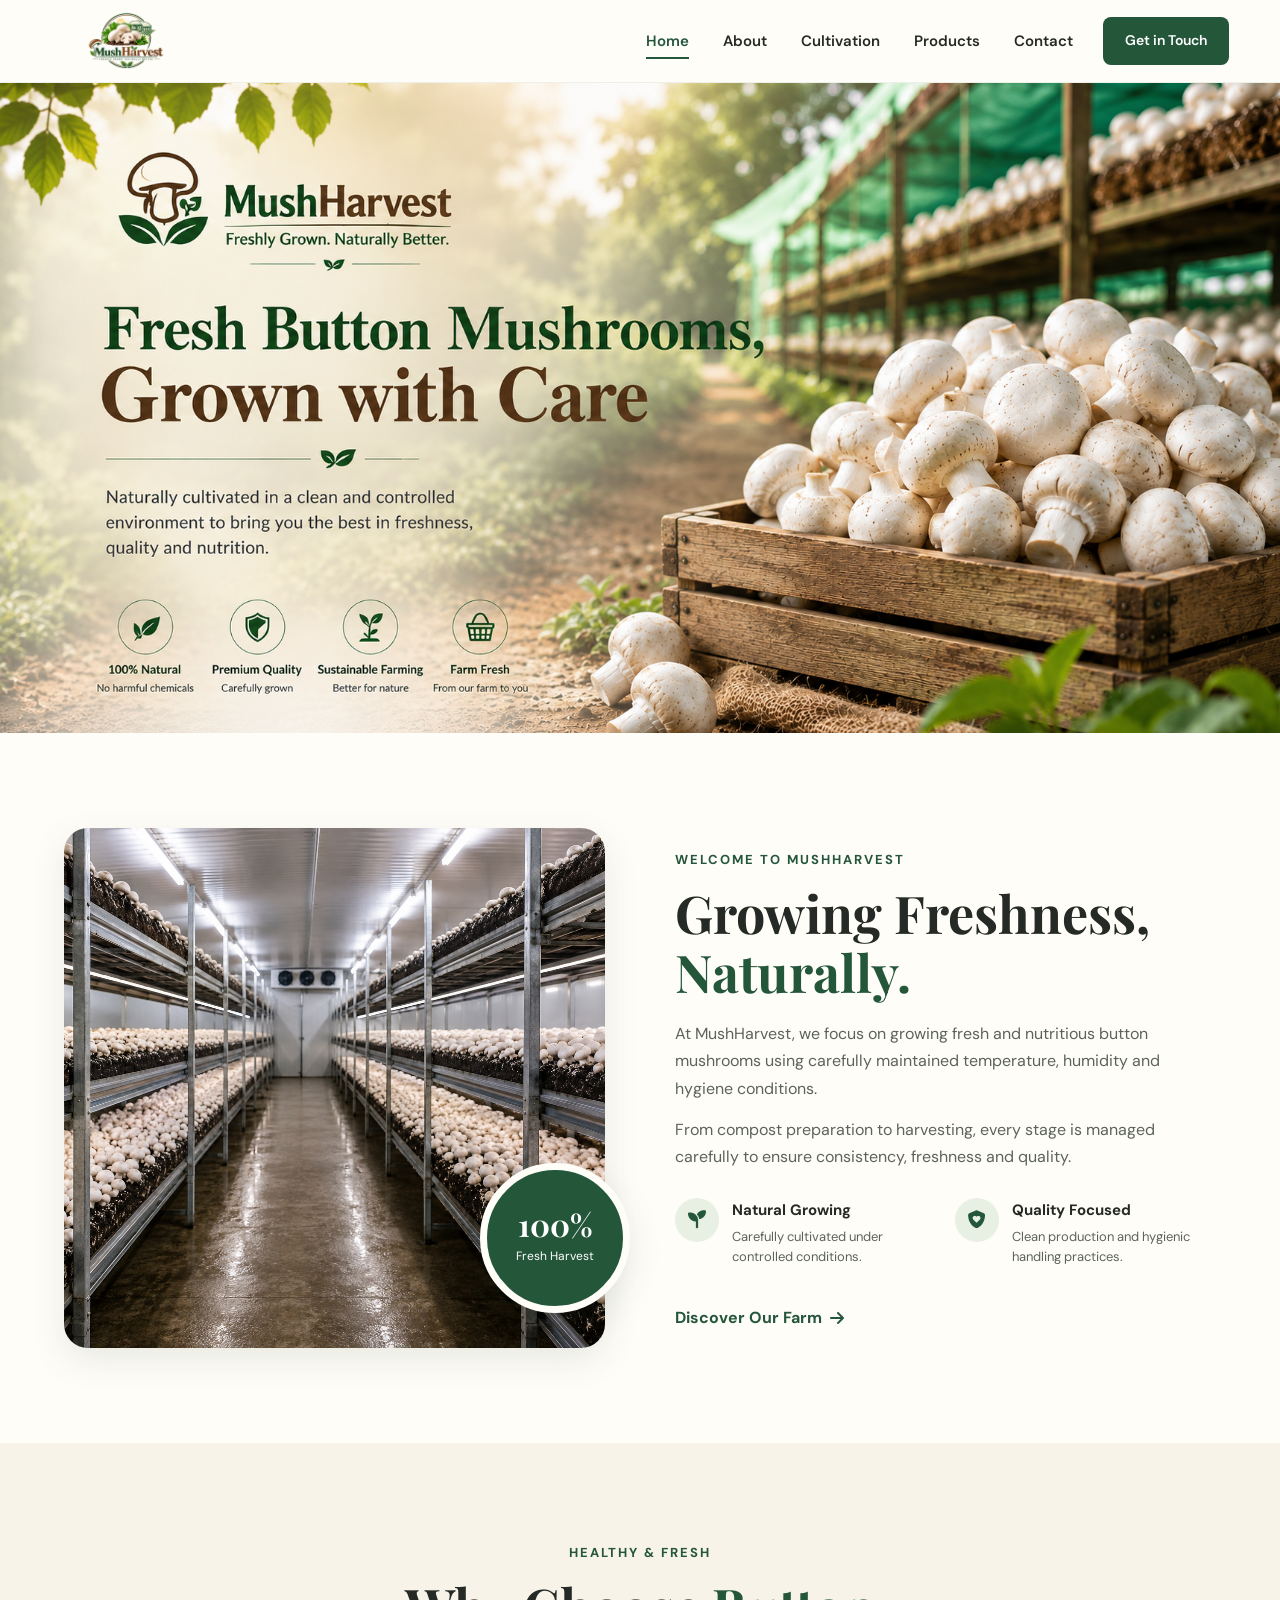
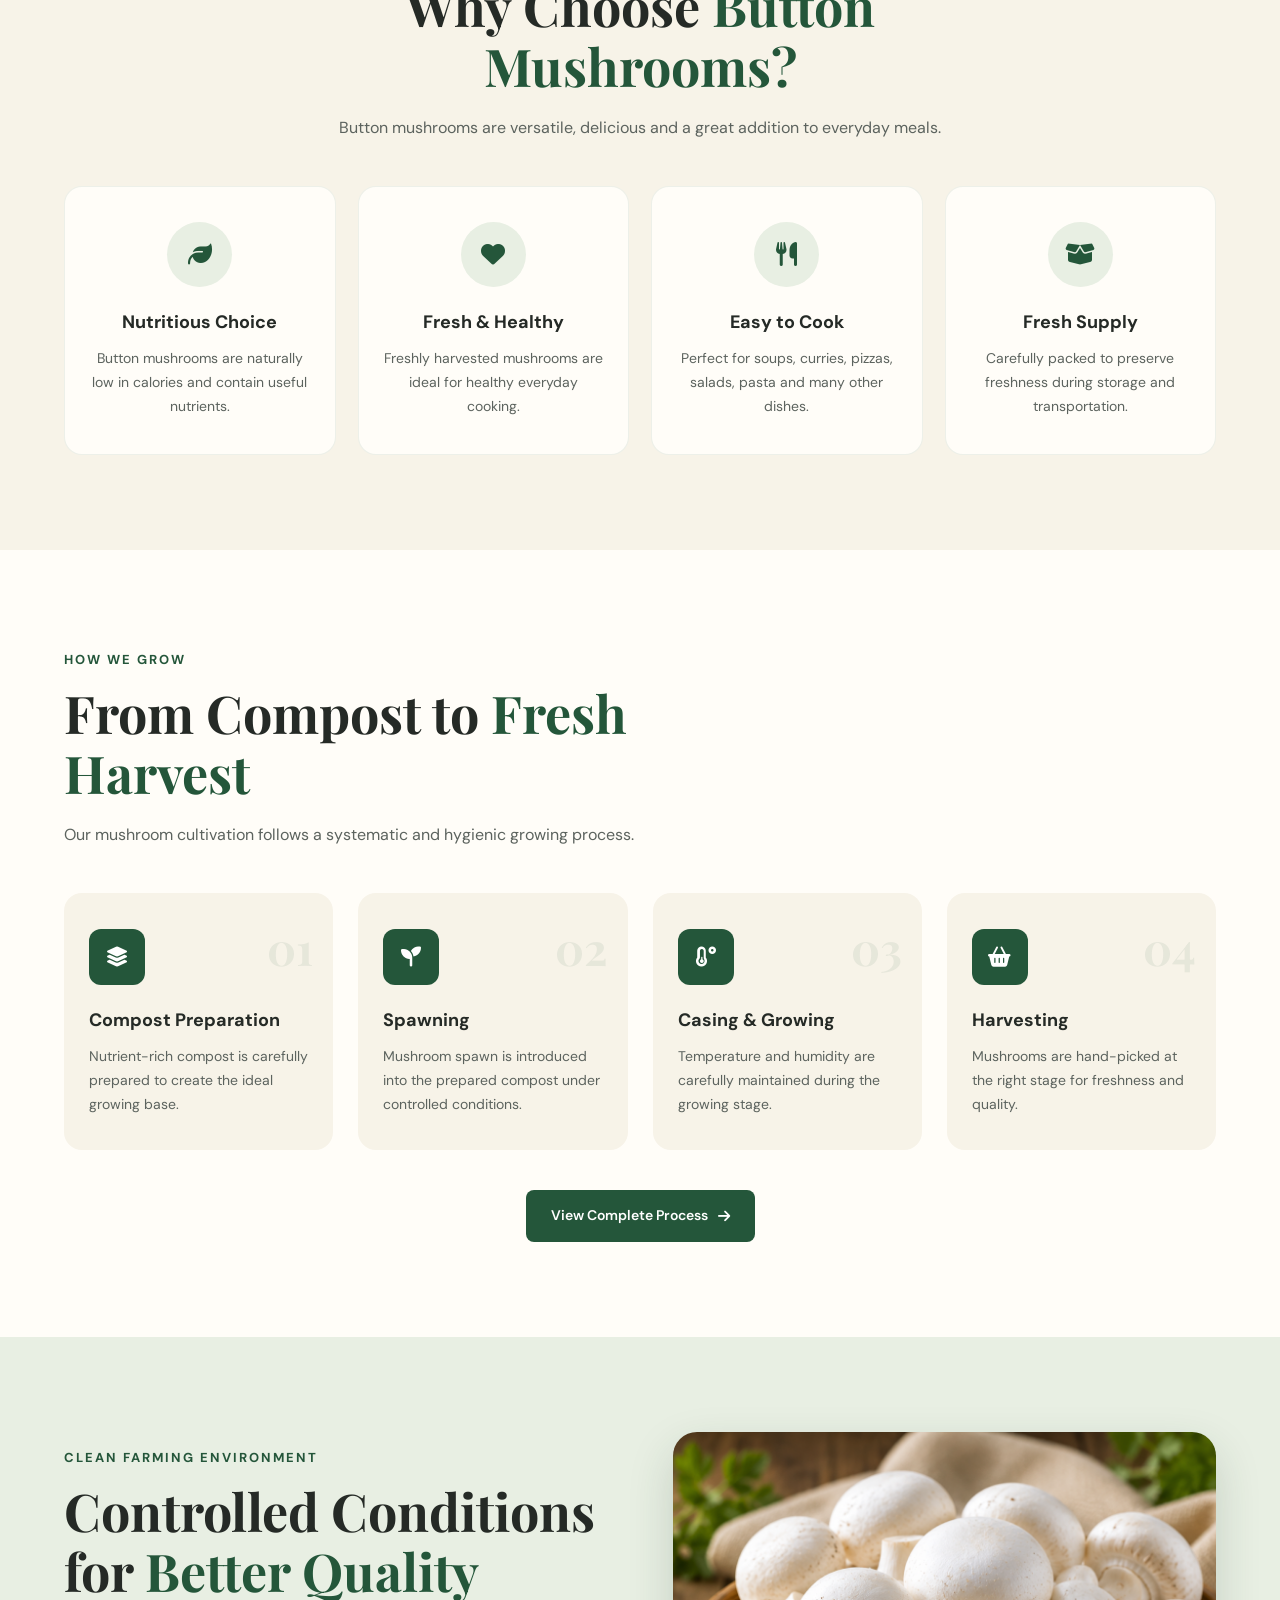
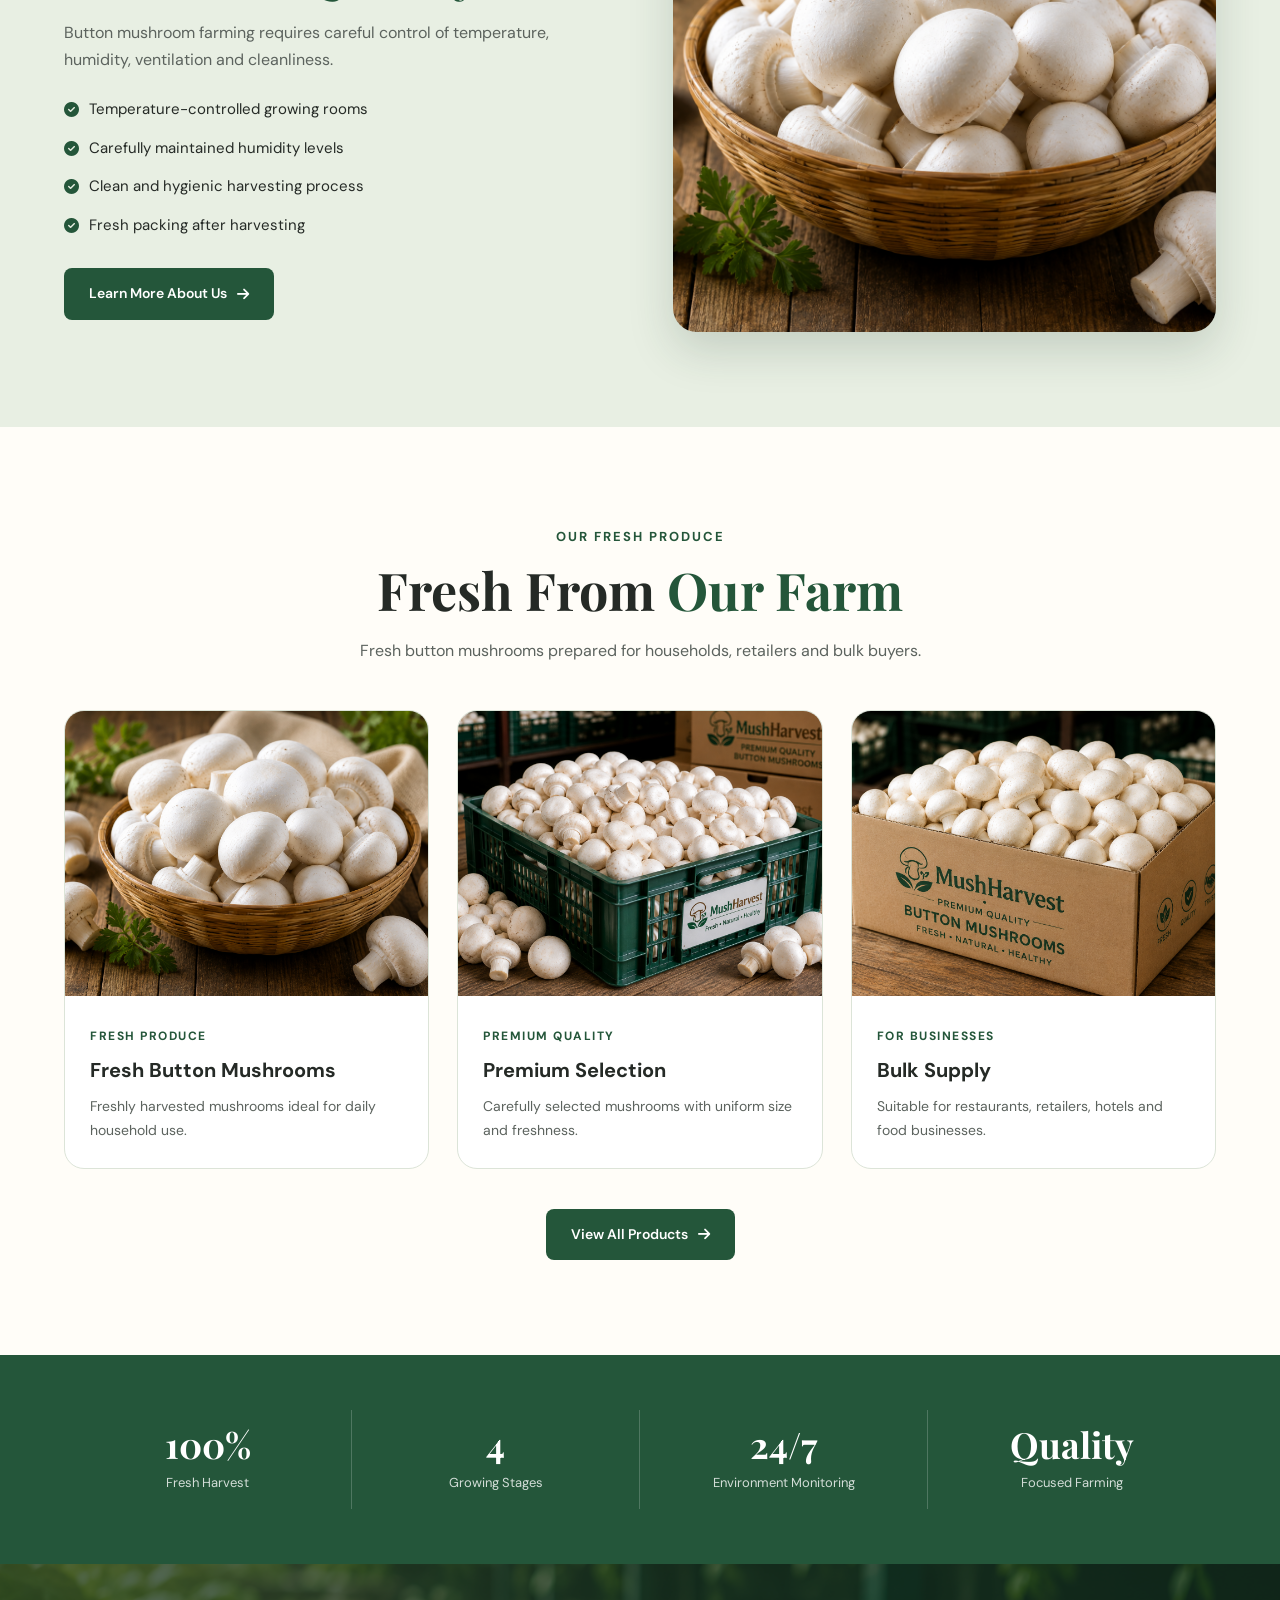
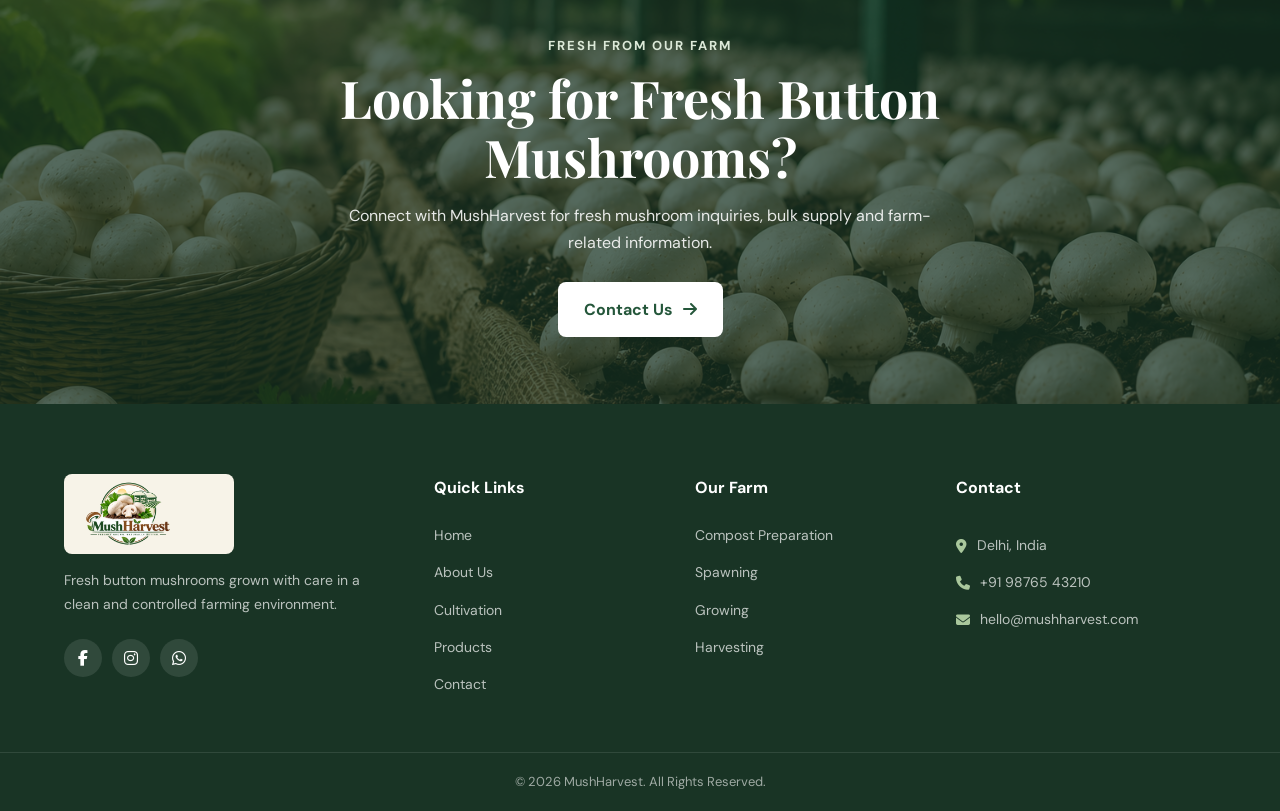
<file: index.html>
<!DOCTYPE html>
<html lang="en">
<head>
  <meta charset="UTF-8">
  <meta name="viewport" content="width=device-width, initial-scale=1.0">

  <title>MushHarvest | Fresh Button Mushroom Farming</title>

  <link rel="stylesheet" href="css/style.css">

  <link rel="preconnect" href="https://fonts.googleapis.com">
  <link rel="preconnect" href="https://fonts.gstatic.com" crossorigin>

  <link href="https://fonts.googleapis.com/css2?family=DM+Sans:wght@400;500;600;700&family=Playfair+Display:wght@600;700&display=swap" rel="stylesheet">

  <link rel="stylesheet" href="https://cdnjs.cloudflare.com/ajax/libs/font-awesome/6.5.2/css/all.min.css">
</head>

<body>

  <!-- =========================
       NAVBAR
  ========================== -->
  <header class="header">
    <nav class="navbar">

      <a href="index.html" class="logo">
        <img src="images/logo.png" alt="MushHarvest Logo">
      </a>

      <ul class="nav-links" id="navLinks">
        <li><a href="index.html" class="active">Home</a></li>
        <li><a href="about.html">About</a></li>
        <li><a href="cultivation.html">Cultivation</a></li>
        <li><a href="products.html">Products</a></li>
        <li><a href="contact.html">Contact</a></li>
      </ul>

      <a href="contact.html" class="nav-btn">Get in Touch</a>

      <div class="menu-toggle" id="menuToggle">
        <i class="fa-solid fa-bars"></i>
      </div>

    </nav>
  </header>


  <!-- =========================
       HERO SECTION
  ========================== -->
  <section class="hero">

    <div class="hero-overlay"></div>

    <div class="hero-content">

      <span class="hero-tag">
        Fresh • Hygienic • Naturally Grown
      </span>

      <h1>
        Fresh Button Mushrooms,
        <span>Grown With Care</span>
      </h1>

      <p>
        MushHarvest brings you premium-quality button mushrooms cultivated
        in a clean, controlled and sustainable farming environment.
      </p>

      <div class="hero-buttons">
        <a href="products.html" class="btn-primary">
          Explore Products
          <i class="fa-solid fa-arrow-right"></i>
        </a>

        <a href="cultivation.html" class="btn-outline">
          Our Cultivation
        </a>
      </div>

    </div>

  </section>


  <!-- =========================
       INTRO SECTION
  ========================== -->
  <section class="intro section-padding">

    <div class="container intro-grid">

      <div class="intro-image">
        <img src="images/farm.jpg" alt="Button mushroom farm">

        <div class="intro-badge">
          <strong>100%</strong>
          <span>Fresh Harvest</span>
        </div>
      </div>

      <div class="intro-content">

        <span class="section-label">Welcome to MushHarvest</span>

        <h2>
          Growing Freshness,
          <span>Naturally.</span>
        </h2>

        <p>
          At MushHarvest, we focus on growing fresh and nutritious button
          mushrooms using carefully maintained temperature, humidity and
          hygiene conditions.
        </p>

        <p>
          From compost preparation to harvesting, every stage is managed
          carefully to ensure consistency, freshness and quality.
        </p>

        <div class="intro-features">

          <div class="intro-feature">
            <i class="fa-solid fa-seedling"></i>
            <div>
              <h4>Natural Growing</h4>
              <p>Carefully cultivated under controlled conditions.</p>
            </div>
          </div>

          <div class="intro-feature">
            <i class="fa-solid fa-shield-heart"></i>
            <div>
              <h4>Quality Focused</h4>
              <p>Clean production and hygienic handling practices.</p>
            </div>
          </div>

        </div>

        <a href="about.html" class="text-link">
          Discover Our Farm
          <i class="fa-solid fa-arrow-right"></i>
        </a>

      </div>

    </div>

  </section>


  <!-- =========================
       WHY BUTTON MUSHROOMS
  ========================== -->
  <section class="benefits section-padding">

    <div class="container">

      <div class="section-heading centered">

        <span class="section-label">Healthy & Fresh</span>

        <h2>
          Why Choose
          <span>Button Mushrooms?</span>
        </h2>

        <p>
          Button mushrooms are versatile, delicious and a great addition
          to everyday meals.
        </p>

      </div>

      <div class="benefit-grid">

        <div class="benefit-card">

          <div class="benefit-icon">
            <i class="fa-solid fa-leaf"></i>
          </div>

          <h3>Nutritious Choice</h3>

          <p>
            Button mushrooms are naturally low in calories and contain
            useful nutrients.
          </p>

        </div>


        <div class="benefit-card">

          <div class="benefit-icon">
            <i class="fa-solid fa-heart"></i>
          </div>

          <h3>Fresh & Healthy</h3>

          <p>
            Freshly harvested mushrooms are ideal for healthy everyday
            cooking.
          </p>

        </div>


        <div class="benefit-card">

          <div class="benefit-icon">
            <i class="fa-solid fa-utensils"></i>
          </div>

          <h3>Easy to Cook</h3>

          <p>
            Perfect for soups, curries, pizzas, salads, pasta and many
            other dishes.
          </p>

        </div>


        <div class="benefit-card">

          <div class="benefit-icon">
            <i class="fa-solid fa-box-open"></i>
          </div>

          <h3>Fresh Supply</h3>

          <p>
            Carefully packed to preserve freshness during storage and
            transportation.
          </p>

        </div>

      </div>

    </div>

  </section>


  <!-- =========================
       CULTIVATION PROCESS
  ========================== -->
  <section class="process section-padding">

    <div class="container">

      <div class="section-heading">

        <span class="section-label">How We Grow</span>

        <h2>
          From Compost to
          <span>Fresh Harvest</span>
        </h2>

        <p>
          Our mushroom cultivation follows a systematic and hygienic growing
          process.
        </p>

      </div>


      <div class="process-grid">

        <div class="process-card">

          <div class="process-number">01</div>

          <div class="process-icon">
            <i class="fa-solid fa-layer-group"></i>
          </div>

          <h3>Compost Preparation</h3>

          <p>
            Nutrient-rich compost is carefully prepared to create the ideal
            growing base.
          </p>

        </div>


        <div class="process-card">

          <div class="process-number">02</div>

          <div class="process-icon">
            <i class="fa-solid fa-seedling"></i>
          </div>

          <h3>Spawning</h3>

          <p>
            Mushroom spawn is introduced into the prepared compost under
            controlled conditions.
          </p>

        </div>


        <div class="process-card">

          <div class="process-number">03</div>

          <div class="process-icon">
            <i class="fa-solid fa-temperature-low"></i>
          </div>

          <h3>Casing & Growing</h3>

          <p>
            Temperature and humidity are carefully maintained during the
            growing stage.
          </p>

        </div>


        <div class="process-card">

          <div class="process-number">04</div>

          <div class="process-icon">
            <i class="fa-solid fa-basket-shopping"></i>
          </div>

          <h3>Harvesting</h3>

          <p>
            Mushrooms are hand-picked at the right stage for freshness and
            quality.
          </p>

        </div>

      </div>


      <div class="process-btn-wrap">
        <a href="cultivation.html" class="btn-primary">
          View Complete Process
          <i class="fa-solid fa-arrow-right"></i>
        </a>
      </div>

    </div>

  </section>


  <!-- =========================
       FEATURE SECTION
  ========================== -->
  <section class="farm-feature section-padding">

    <div class="container feature-grid">

      <div class="feature-content">

        <span class="section-label">Clean Farming Environment</span>

        <h2>
          Controlled Conditions for
          <span>Better Quality</span>
        </h2>

        <p>
          Button mushroom farming requires careful control of temperature,
          humidity, ventilation and cleanliness.
        </p>

        <ul class="feature-list">

          <li>
            <i class="fa-solid fa-circle-check"></i>
            Temperature-controlled growing rooms
          </li>

          <li>
            <i class="fa-solid fa-circle-check"></i>
            Carefully maintained humidity levels
          </li>

          <li>
            <i class="fa-solid fa-circle-check"></i>
            Clean and hygienic harvesting process
          </li>

          <li>
            <i class="fa-solid fa-circle-check"></i>
            Fresh packing after harvesting
          </li>

        </ul>

        <a href="about.html" class="btn-primary">
          Learn More About Us
          <i class="fa-solid fa-arrow-right"></i>
        </a>

      </div>


      <div class="feature-image">
        <img src="images/fresh-mushroom.jpg" alt="Fresh button mushrooms">
      </div>

    </div>

  </section>


  <!-- =========================
       PRODUCTS PREVIEW
  ========================== -->
  <section class="products-preview section-padding">

    <div class="container">

      <div class="section-heading centered">

        <span class="section-label">Our Fresh Produce</span>

        <h2>
          Fresh From
          <span>Our Farm</span>
        </h2>

        <p>
          Fresh button mushrooms prepared for households, retailers and
          bulk buyers.
        </p>

      </div>


      <div class="product-grid">

        <div class="product-card">

          <div class="product-image">
            <img src="images/fresh-mushroom.jpg" alt="Fresh button mushrooms">
          </div>

          <div class="product-content">
            <span>Fresh Produce</span>
            <h3>Fresh Button Mushrooms</h3>
            <p>
              Freshly harvested mushrooms ideal for daily household use.
            </p>
          </div>

        </div>


        <div class="product-card">

          <div class="product-image">
            <img src="images/premium-mushroom.jpg" alt="Premium button mushrooms">
          </div>

          <div class="product-content">
            <span>Premium Quality</span>
            <h3>Premium Selection</h3>
            <p>
              Carefully selected mushrooms with uniform size and freshness.
            </p>
          </div>

        </div>


        <div class="product-card">

          <div class="product-image">
            <img src="images/bulk-mushroom.jpg" alt="Bulk button mushrooms">
          </div>

          <div class="product-content">
            <span>For Businesses</span>
            <h3>Bulk Supply</h3>
            <p>
              Suitable for restaurants, retailers, hotels and food businesses.
            </p>
          </div>

        </div>

      </div>


      <div class="products-btn-wrap">

        <a href="products.html" class="btn-primary">
          View All Products
          <i class="fa-solid fa-arrow-right"></i>
        </a>

      </div>

    </div>

  </section>


  <!-- =========================
       STATS
  ========================== -->
  <section class="stats-section">

    <div class="container stats-grid">

      <div class="stat-item">
        <h3>100%</h3>
        <p>Fresh Harvest</p>
      </div>

      <div class="stat-item">
        <h3>4</h3>
        <p>Growing Stages</p>
      </div>

      <div class="stat-item">
        <h3>24/7</h3>
        <p>Environment Monitoring</p>
      </div>

      <div class="stat-item">
        <h3>Quality</h3>
        <p>Focused Farming</p>
      </div>

    </div>

  </section>


  <!-- =========================
       CTA
  ========================== -->
  <section class="cta-section">

    <div class="cta-overlay"></div>

    <div class="container cta-content">

      <span>Fresh From Our Farm</span>

      <h2>
        Looking for Fresh Button Mushrooms?
      </h2>

      <p>
        Connect with MushHarvest for fresh mushroom inquiries, bulk supply
        and farm-related information.
      </p>

      <a href="contact.html" class="btn-light">
        Contact Us
        <i class="fa-solid fa-arrow-right"></i>
      </a>

    </div>

  </section>


  <!-- =========================
       FOOTER
  ========================== -->
  <footer class="footer">

    <div class="container footer-grid">

      <div class="footer-brand">

        <a href="index.html">
          <img src="images/logo.png" alt="MushHarvest Logo">
        </a>

        <p>
          Fresh button mushrooms grown with care in a clean and controlled
          farming environment.
        </p>

        <div class="social-links">

          <a href="#">
            <i class="fa-brands fa-facebook-f"></i>
          </a>

          <a href="#">
            <i class="fa-brands fa-instagram"></i>
          </a>

          <a href="#">
            <i class="fa-brands fa-whatsapp"></i>
          </a>

        </div>

      </div>


      <div class="footer-column">

        <h3>Quick Links</h3>

        <ul>
          <li><a href="index.html">Home</a></li>
          <li><a href="about.html">About Us</a></li>
          <li><a href="cultivation.html">Cultivation</a></li>
          <li><a href="products.html">Products</a></li>
          <li><a href="contact.html">Contact</a></li>
        </ul>

      </div>


      <div class="footer-column">

        <h3>Our Farm</h3>

        <ul>
          <li><a href="cultivation.html">Compost Preparation</a></li>
          <li><a href="cultivation.html">Spawning</a></li>
          <li><a href="cultivation.html">Growing</a></li>
          <li><a href="cultivation.html">Harvesting</a></li>
        </ul>

      </div>


      <div class="footer-column footer-contact">

        <h3>Contact</h3>

        <p>
          <i class="fa-solid fa-location-dot"></i>
          Delhi, India
        </p>

        <p>
          <i class="fa-solid fa-phone"></i>
          +91 98765 43210
        </p>

        <p>
          <i class="fa-solid fa-envelope"></i>
          hello@mushharvest.com
        </p>

      </div>

    </div>


    <div class="footer-bottom">

      <div class="container">

        <p>
          © 2026 MushHarvest. All Rights Reserved.
        </p>

      </div>

    </div>

  </footer>


  <script src="js/script.js"></script>

</body>
</html>
</file>
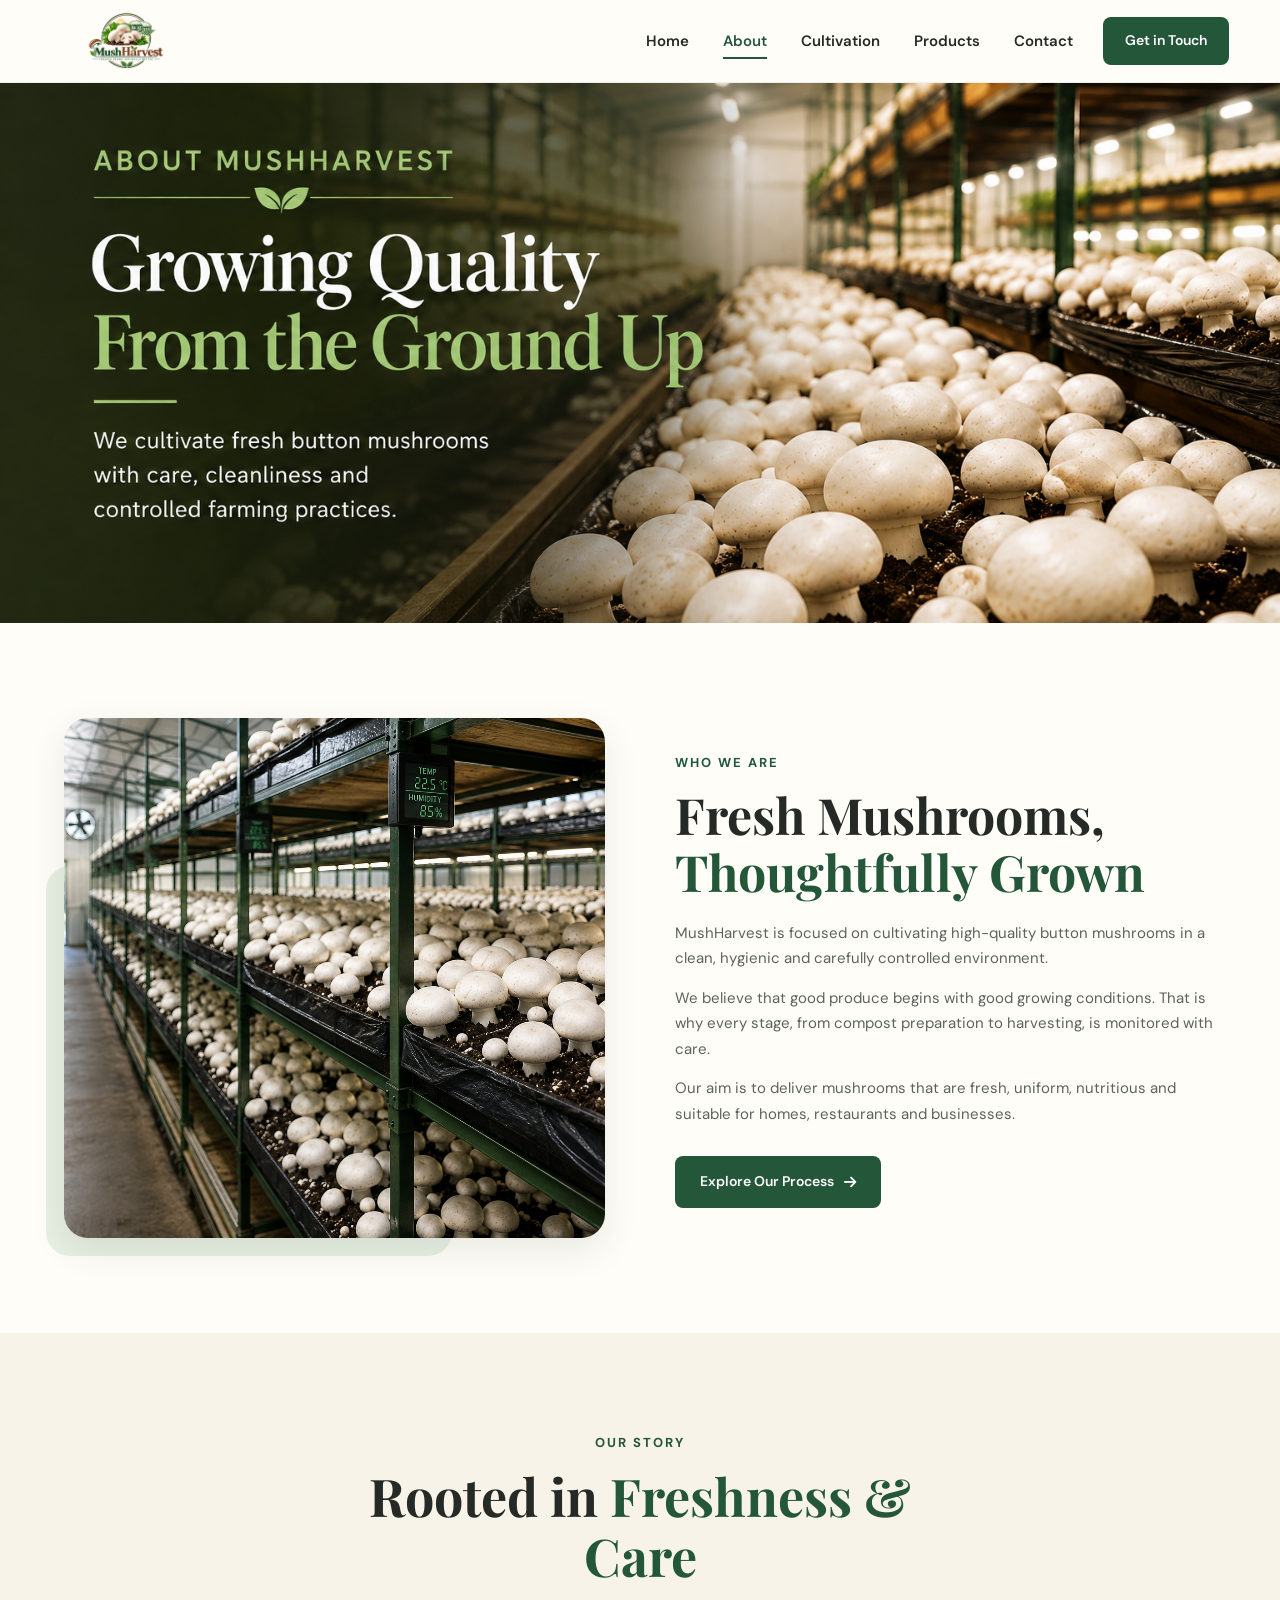
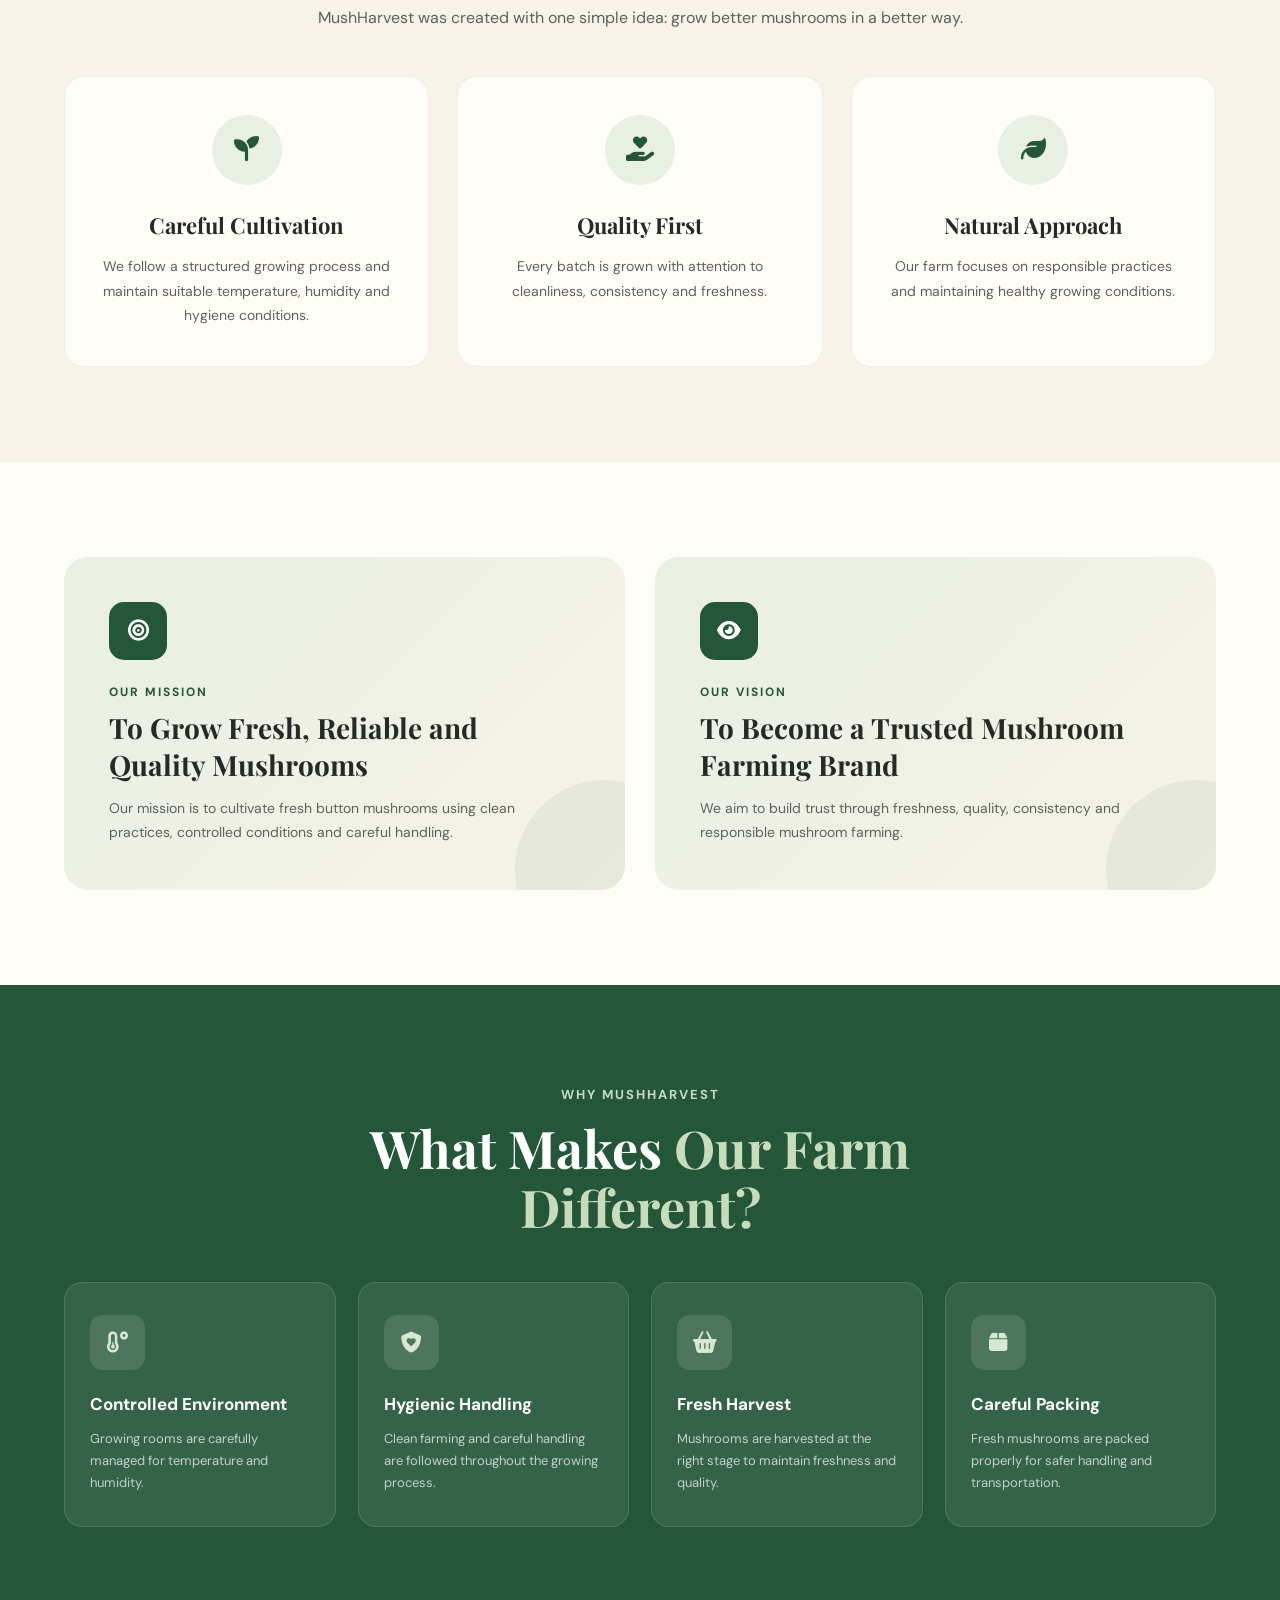
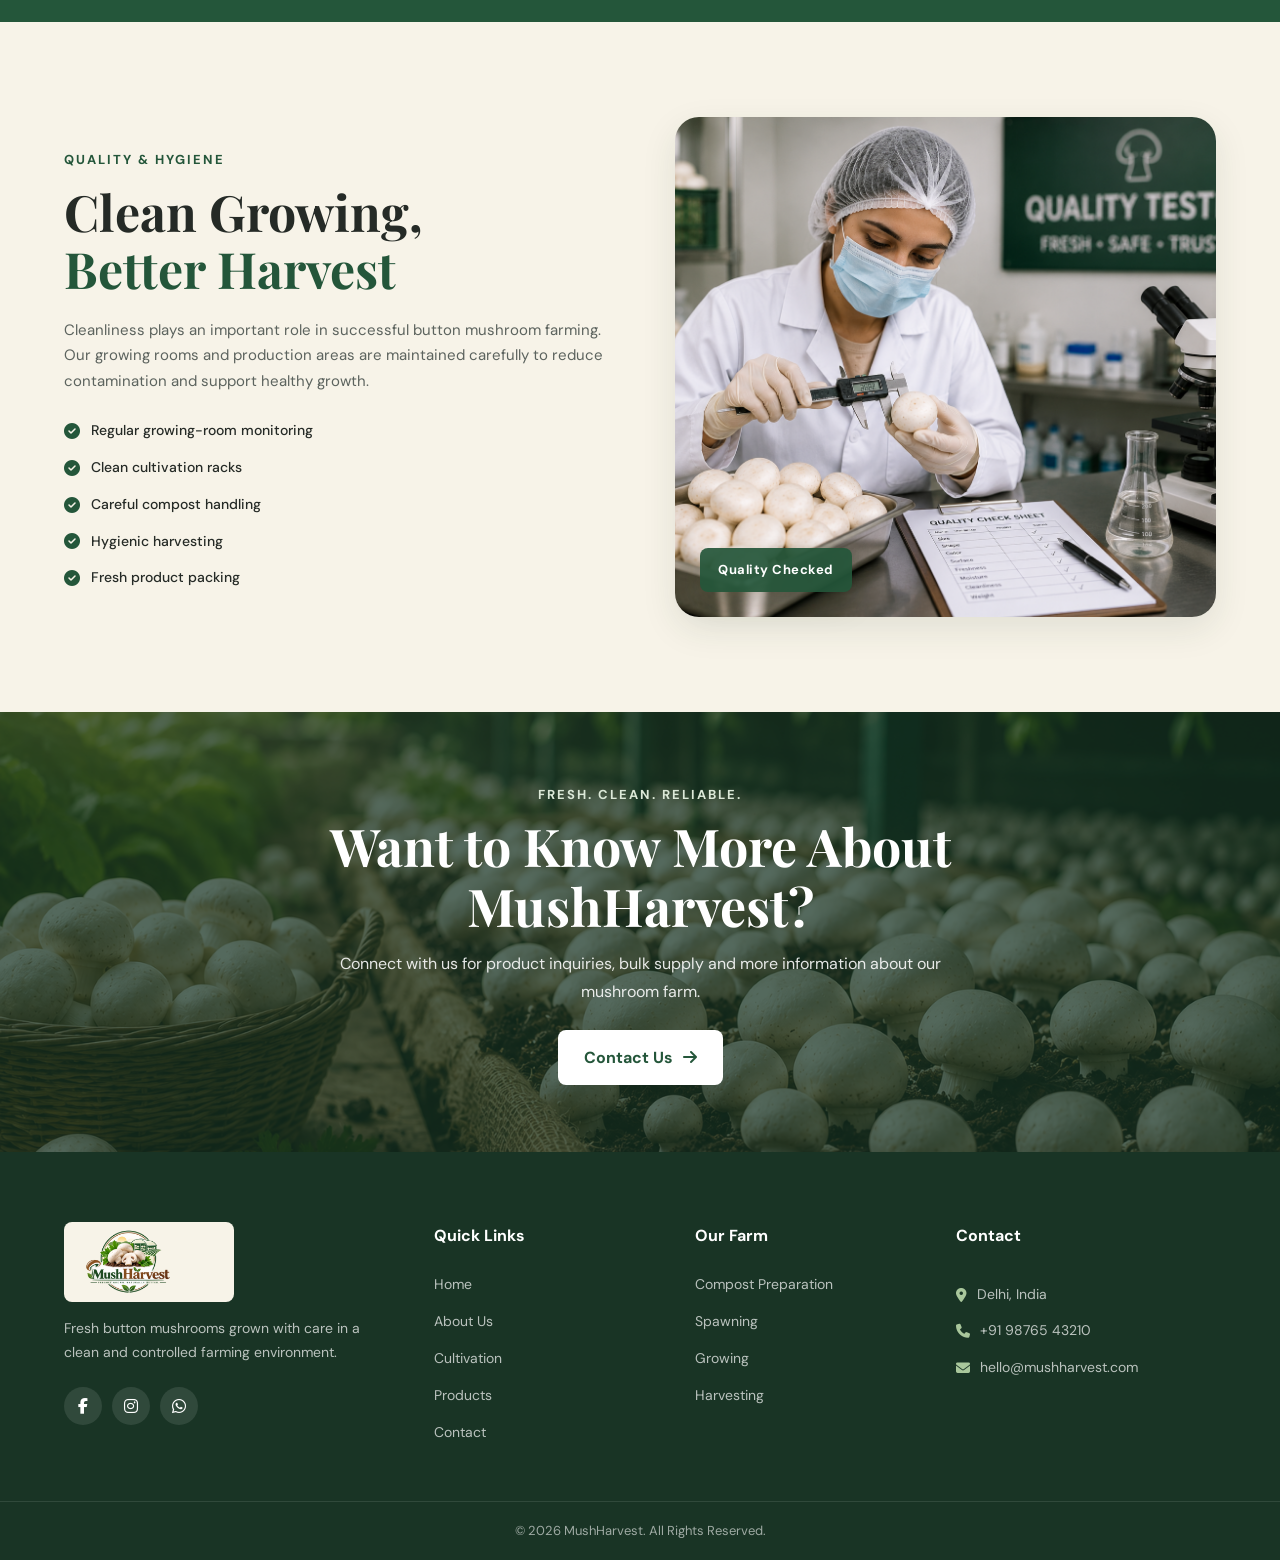
<file: about.html>
<!DOCTYPE html>
<html lang="en">
<head>
  <meta charset="UTF-8">
  <meta name="viewport" content="width=device-width, initial-scale=1.0">

  <title>About Us | MushHarvest</title>

  <link rel="stylesheet" href="css/style.css">

  <link rel="preconnect" href="https://fonts.googleapis.com">
  <link rel="preconnect" href="https://fonts.gstatic.com" crossorigin>

  <link href="https://fonts.googleapis.com/css2?family=DM+Sans:wght@400;500;600;700&family=Playfair+Display:wght@600;700&display=swap" rel="stylesheet">

  <link rel="stylesheet" href="https://cdnjs.cloudflare.com/ajax/libs/font-awesome/6.5.2/css/all.min.css">
</head>

<body>

  <!-- NAVBAR -->
  <header class="header">
    <nav class="navbar">

      <a href="index.html" class="logo">
        <img src="images/logo.png" alt="MushHarvest Logo">
      </a>

      <ul class="nav-links" id="navLinks">
        <li><a href="index.html">Home</a></li>
        <li><a href="about.html" class="active">About</a></li>
        <li><a href="cultivation.html">Cultivation</a></li>
        <li><a href="products.html">Products</a></li>
        <li><a href="contact.html">Contact</a></li>
      </ul>

      <a href="contact.html" class="nav-btn">Get in Touch</a>

      <div class="menu-toggle" id="menuToggle">
        <i class="fa-solid fa-bars"></i>
      </div>

    </nav>
  </header>


  <!-- ABOUT HERO -->
  <section class="about-hero">

    <div class="about-hero-overlay"></div>

    <div class="container about-hero-content">

      <span>About MushHarvest</span>

      <h1>Growing Quality From the Ground Up</h1>

      <p>
        We cultivate fresh button mushrooms with care, cleanliness
        and controlled farming practices.
      </p>

    </div>

  </section>


  <!-- ABOUT FARM -->
  <section class="about-farm section-padding">

    <div class="container about-farm-grid">

      <div class="about-farm-image">
        <img src="images/about-farm.jpg" alt="MushHarvest mushroom farm">
      </div>

      <div class="about-farm-content">

        <span class="section-label">Who We Are</span>

        <h2>
          Fresh Mushrooms,
          <span>Thoughtfully Grown</span>
        </h2>

        <p>
          MushHarvest is focused on cultivating high-quality button mushrooms
          in a clean, hygienic and carefully controlled environment.
        </p>

        <p>
          We believe that good produce begins with good growing conditions.
          That is why every stage, from compost preparation to harvesting,
          is monitored with care.
        </p>

        <p>
          Our aim is to deliver mushrooms that are fresh, uniform,
          nutritious and suitable for homes, restaurants and businesses.
        </p>

        <a href="cultivation.html" class="btn-primary">
          Explore Our Process
          <i class="fa-solid fa-arrow-right"></i>
        </a>

      </div>

    </div>

  </section>


  <!-- OUR STORY -->
  <section class="our-story section-padding">

    <div class="container">

      <div class="section-heading centered">

        <span class="section-label">Our Story</span>

        <h2>
          Rooted in
          <span>Freshness & Care</span>
        </h2>

        <p>
          MushHarvest was created with one simple idea:
          grow better mushrooms in a better way.
        </p>

      </div>

      <div class="story-grid">

        <div class="story-card">

          <div class="story-icon">
            <i class="fa-solid fa-seedling"></i>
          </div>

          <h3>Careful Cultivation</h3>

          <p>
            We follow a structured growing process and maintain
            suitable temperature, humidity and hygiene conditions.
          </p>

        </div>


        <div class="story-card">

          <div class="story-icon">
            <i class="fa-solid fa-hand-holding-heart"></i>
          </div>

          <h3>Quality First</h3>

          <p>
            Every batch is grown with attention to cleanliness,
            consistency and freshness.
          </p>

        </div>


        <div class="story-card">

          <div class="story-icon">
            <i class="fa-solid fa-leaf"></i>
          </div>

          <h3>Natural Approach</h3>

          <p>
            Our farm focuses on responsible practices and maintaining
            healthy growing conditions.
          </p>

        </div>

      </div>

    </div>

  </section>


  <!-- MISSION & VISION -->
  <section class="mission-vision section-padding">

    <div class="container mission-grid">

      <div class="mission-card">

        <div class="mission-icon">
          <i class="fa-solid fa-bullseye"></i>
        </div>

        <span>Our Mission</span>

        <h3>
          To Grow Fresh, Reliable
          and Quality Mushrooms
        </h3>

        <p>
          Our mission is to cultivate fresh button mushrooms using
          clean practices, controlled conditions and careful handling.
        </p>

      </div>


      <div class="mission-card">

        <div class="mission-icon">
          <i class="fa-solid fa-eye"></i>
        </div>

        <span>Our Vision</span>

        <h3>
          To Become a Trusted
          Mushroom Farming Brand
        </h3>

        <p>
          We aim to build trust through freshness, quality,
          consistency and responsible mushroom farming.
        </p>

      </div>

    </div>

  </section>


  <!-- WHY CHOOSE US -->
  <section class="why-us section-padding">

    <div class="container">

      <div class="section-heading centered">

        <span class="section-label">Why MushHarvest</span>

        <h2>
          What Makes
          <span>Our Farm Different?</span>
        </h2>

      </div>

      <div class="why-grid">

        <div class="why-card">
          <i class="fa-solid fa-temperature-low"></i>
          <h3>Controlled Environment</h3>
          <p>
            Growing rooms are carefully managed for temperature
            and humidity.
          </p>
        </div>


        <div class="why-card">
          <i class="fa-solid fa-shield-heart"></i>
          <h3>Hygienic Handling</h3>
          <p>
            Clean farming and careful handling are followed
            throughout the growing process.
          </p>
        </div>


        <div class="why-card">
          <i class="fa-solid fa-basket-shopping"></i>
          <h3>Fresh Harvest</h3>
          <p>
            Mushrooms are harvested at the right stage
            to maintain freshness and quality.
          </p>
        </div>


        <div class="why-card">
          <i class="fa-solid fa-box"></i>
          <h3>Careful Packing</h3>
          <p>
            Fresh mushrooms are packed properly for safer
            handling and transportation.
          </p>
        </div>

      </div>

    </div>

  </section>


  <!-- QUALITY SECTION -->
  <section class="quality-section section-padding">

    <div class="container quality-grid">

      <div class="quality-content">

        <span class="section-label">Quality & Hygiene</span>

        <h2>
          Clean Growing,
          <span>Better Harvest</span>
        </h2>

        <p>
          Cleanliness plays an important role in successful button mushroom
          farming. Our growing rooms and production areas are maintained
          carefully to reduce contamination and support healthy growth.
        </p>

        <ul class="quality-list">

          <li>
            <i class="fa-solid fa-circle-check"></i>
            Regular growing-room monitoring
          </li>

          <li>
            <i class="fa-solid fa-circle-check"></i>
            Clean cultivation racks
          </li>

          <li>
            <i class="fa-solid fa-circle-check"></i>
            Careful compost handling
          </li>

          <li>
            <i class="fa-solid fa-circle-check"></i>
            Hygienic harvesting
          </li>

          <li>
            <i class="fa-solid fa-circle-check"></i>
            Fresh product packing
          </li>

        </ul>

      </div>


      <div class="quality-image">
        <img src="images/testing.jpg" alt="Mushroom quality checking">
      </div>

    </div>

  </section>


  <!-- CTA -->
  <section class="cta-section about-cta">

    <div class="cta-overlay"></div>

    <div class="container cta-content">

      <span>Fresh. Clean. Reliable.</span>

      <h2>
        Want to Know More About MushHarvest?
      </h2>

      <p>
        Connect with us for product inquiries, bulk supply
        and more information about our mushroom farm.
      </p>

      <a href="contact.html" class="btn-light">
        Contact Us
        <i class="fa-solid fa-arrow-right"></i>
      </a>

    </div>

  </section>


  <!-- FOOTER -->
  <footer class="footer">

    <div class="container footer-grid">

      <div class="footer-brand">

        <a href="index.html">
          <img src="images/logo.png" alt="MushHarvest Logo">
        </a>

        <p>
          Fresh button mushrooms grown with care in a clean and controlled
          farming environment.
        </p>

        <div class="social-links">

          <a href="#"><i class="fa-brands fa-facebook-f"></i></a>
          <a href="#"><i class="fa-brands fa-instagram"></i></a>
          <a href="#"><i class="fa-brands fa-whatsapp"></i></a>

        </div>

      </div>


      <div class="footer-column">

        <h3>Quick Links</h3>

        <ul>
          <li><a href="index.html">Home</a></li>
          <li><a href="about.html">About Us</a></li>
          <li><a href="cultivation.html">Cultivation</a></li>
          <li><a href="products.html">Products</a></li>
          <li><a href="contact.html">Contact</a></li>
        </ul>

      </div>


      <div class="footer-column">

        <h3>Our Farm</h3>

        <ul>
          <li><a href="cultivation.html">Compost Preparation</a></li>
          <li><a href="cultivation.html">Spawning</a></li>
          <li><a href="cultivation.html">Growing</a></li>
          <li><a href="cultivation.html">Harvesting</a></li>
        </ul>

      </div>


      <div class="footer-column footer-contact">

        <h3>Contact</h3>

        <p>
          <i class="fa-solid fa-location-dot"></i>
          Delhi, India
        </p>

        <p>
          <i class="fa-solid fa-phone"></i>
          +91 98765 43210
        </p>

        <p>
          <i class="fa-solid fa-envelope"></i>
          hello@mushharvest.com
        </p>

      </div>

    </div>


    <div class="footer-bottom">

      <div class="container">
        <p>© 2026 MushHarvest. All Rights Reserved.</p>
      </div>

    </div>

  </footer>


  <script src="js/script.js"></script>

</body>
</html>
</file>
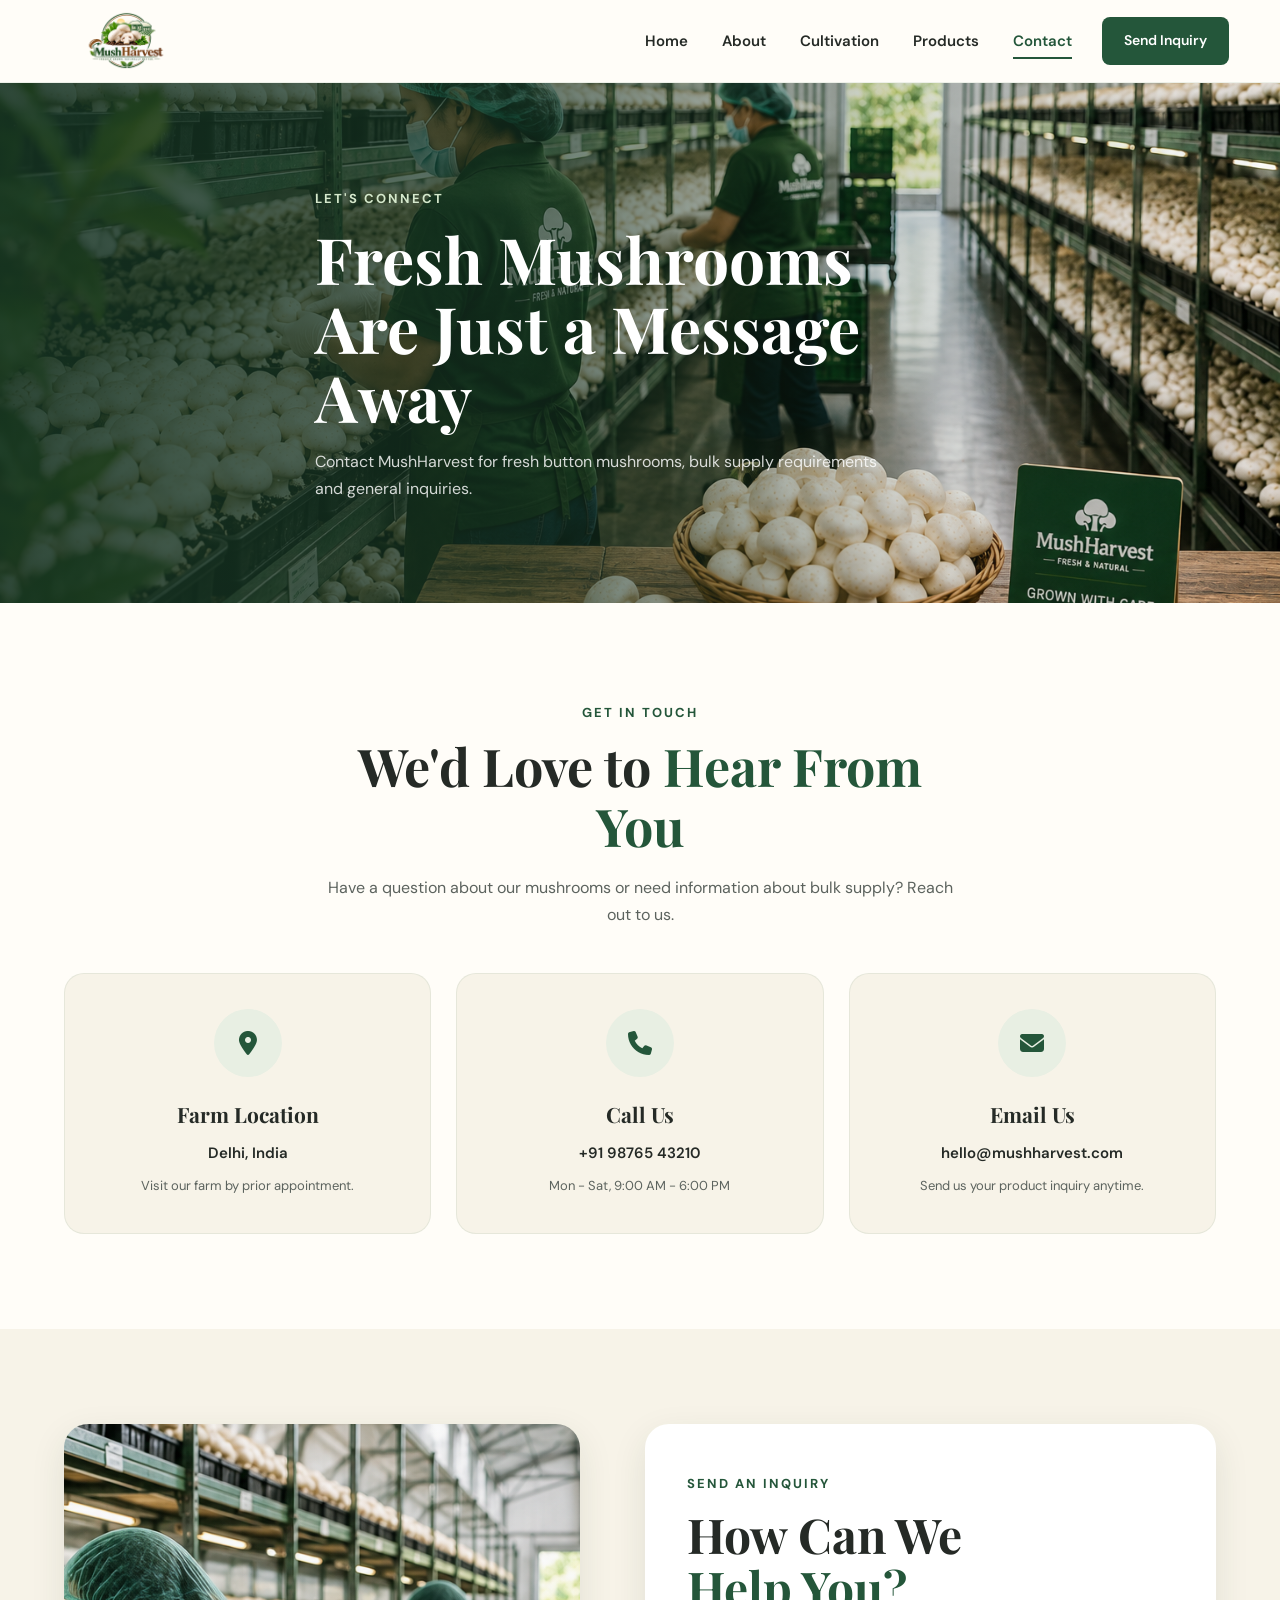
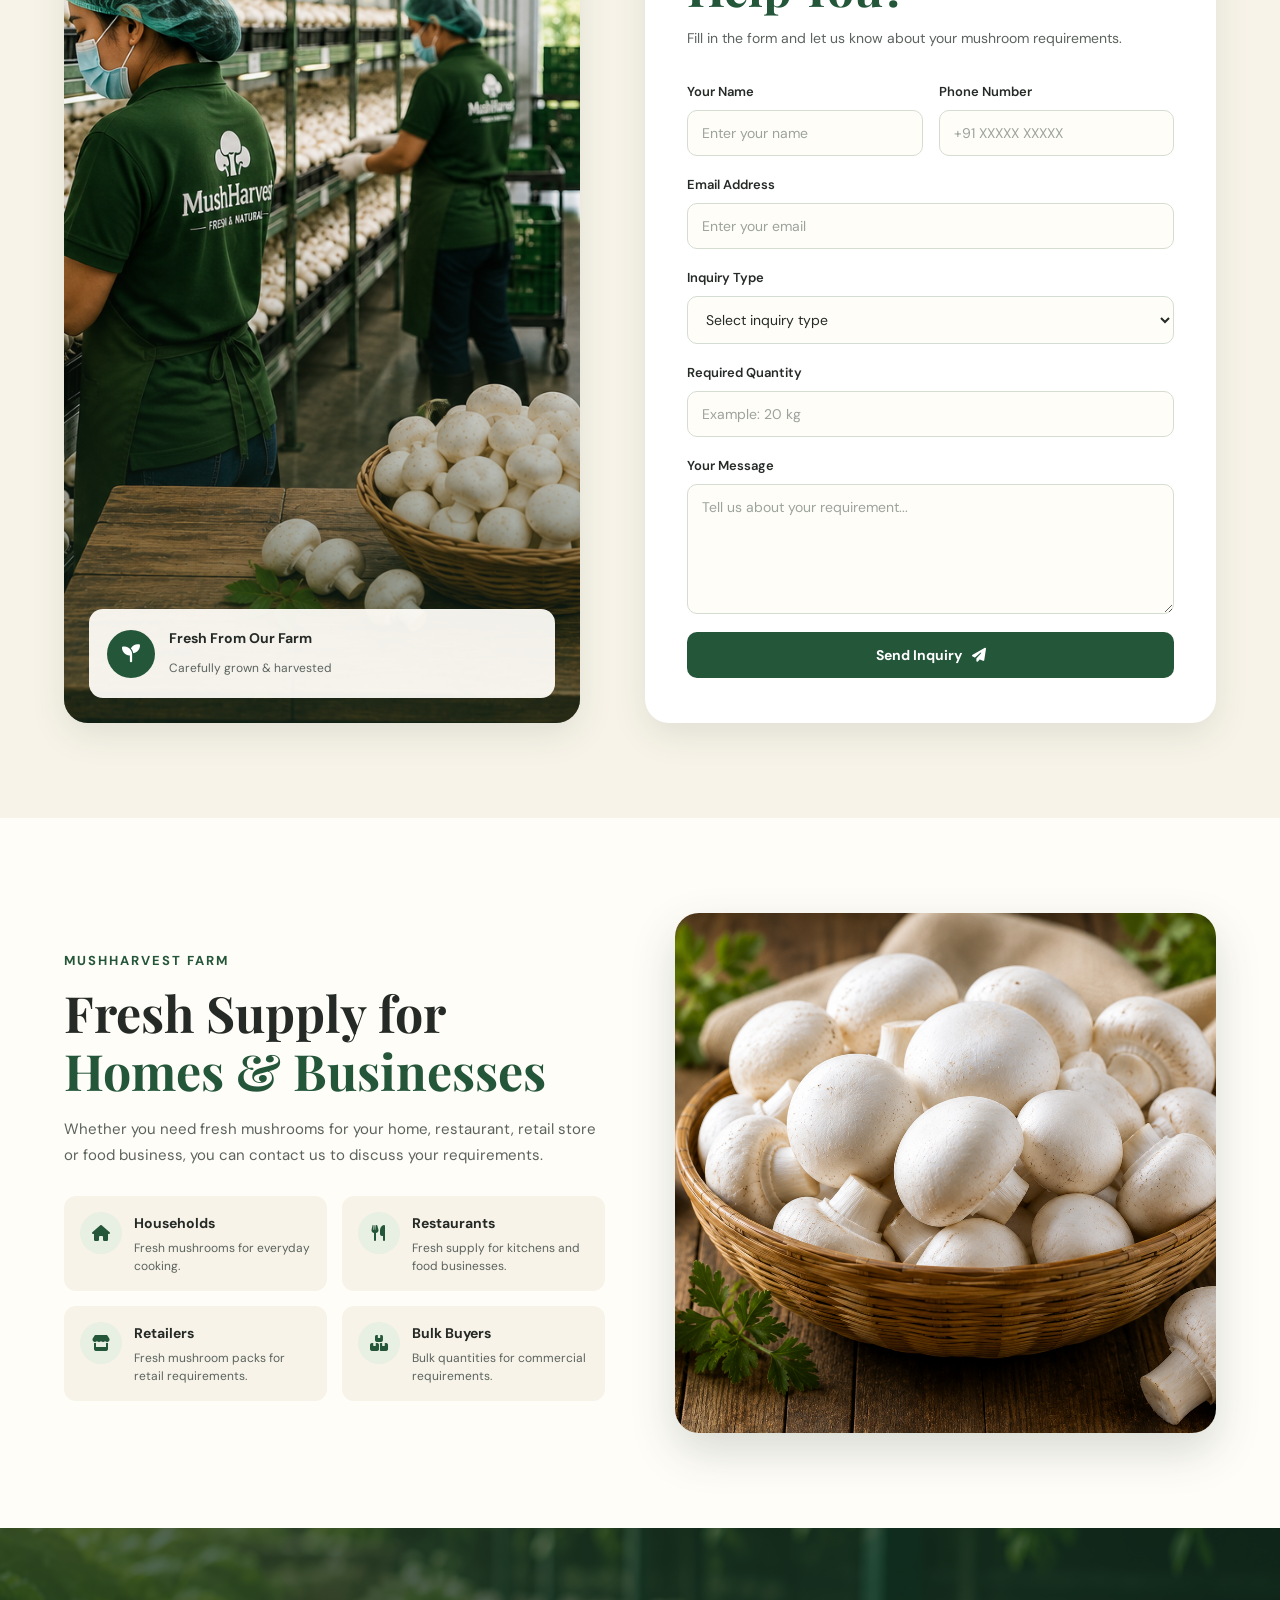
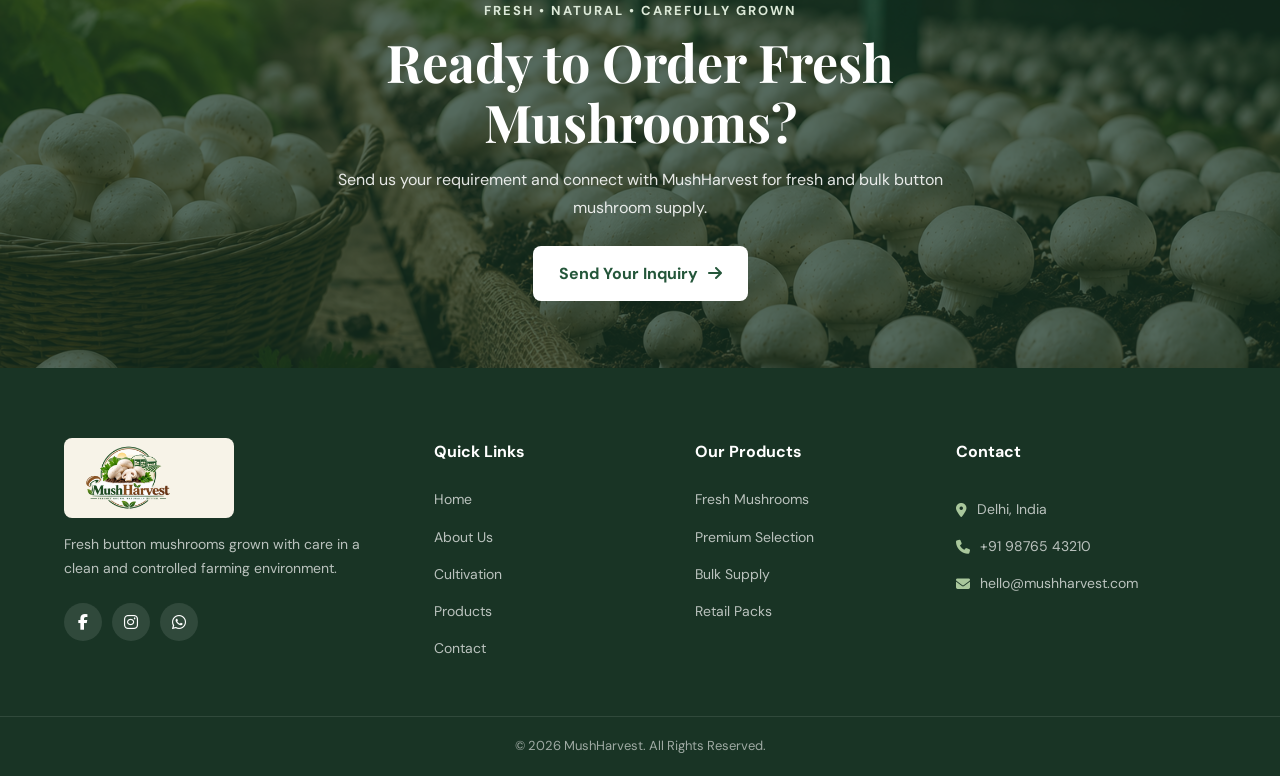
<file: contact.html>
<!DOCTYPE html>
<html lang="en">
<head>
  <meta charset="UTF-8">
  <meta name="viewport" content="width=device-width, initial-scale=1.0">

  <title>Contact Us | MushHarvest</title>

  <link rel="stylesheet" href="css/style.css">

  <link rel="preconnect" href="https://fonts.googleapis.com">
  <link rel="preconnect" href="https://fonts.gstatic.com" crossorigin>

  <link href="https://fonts.googleapis.com/css2?family=DM+Sans:wght@400;500;600;700&family=Playfair+Display:wght@600;700&display=swap" rel="stylesheet">

  <link rel="stylesheet"
        href="https://cdnjs.cloudflare.com/ajax/libs/font-awesome/6.5.2/css/all.min.css">
</head>

<body>

  <!-- ================= NAVBAR ================= -->
  <header class="header">

    <nav class="navbar">

      <a href="index.html" class="logo">
        <img src="images/logo.png" alt="MushHarvest Logo">
      </a>

      <ul class="nav-links" id="navLinks">

        <li>
          <a href="index.html">Home</a>
        </li>

        <li>
          <a href="about.html">About</a>
        </li>

        <li>
          <a href="cultivation.html">Cultivation</a>
        </li>

        <li>
          <a href="products.html">Products</a>
        </li>

        <li>
          <a href="contact.html" class="active">Contact</a>
        </li>

      </ul>

      <a href="#inquiry" class="nav-btn">
        Send Inquiry
      </a>

      <div class="menu-toggle" id="menuToggle">
        <i class="fa-solid fa-bars"></i>
      </div>

    </nav>

  </header>


  <!-- ================= CONTACT HERO ================= -->
  <section class="contact-hero">

    <div class="contact-hero-overlay"></div>

    <div class="container contact-hero-content">

      <span>Let's Connect</span>

      <h1>
        Fresh Mushrooms Are Just a Message Away
      </h1>

      <p>
        Contact MushHarvest for fresh button mushrooms,
        bulk supply requirements and general inquiries.
      </p>

    </div>

  </section>


  <!-- ================= CONTACT CARDS ================= -->
  <section class="contact-info section-padding">

    <div class="container">

      <div class="section-heading centered">

        <span class="section-label">
          Get in Touch
        </span>

        <h2>
          We'd Love to
          <span>Hear From You</span>
        </h2>

        <p>
          Have a question about our mushrooms or need information
          about bulk supply? Reach out to us.
        </p>

      </div>


      <div class="contact-card-grid">


        <!-- LOCATION -->
        <div class="contact-card">

          <div class="contact-card-icon">
            <i class="fa-solid fa-location-dot"></i>
          </div>

          <h3>Farm Location</h3>

          <p>
            Delhi, India
          </p>

          <span>
            Visit our farm by prior appointment.
          </span>

        </div>


        <!-- PHONE -->
        <div class="contact-card">

          <div class="contact-card-icon">
            <i class="fa-solid fa-phone"></i>
          </div>

          <h3>Call Us</h3>

          <p>
            +91 98765 43210
          </p>

          <span>
            Mon - Sat, 9:00 AM - 6:00 PM
          </span>

        </div>


        <!-- EMAIL -->
        <div class="contact-card">

          <div class="contact-card-icon">
            <i class="fa-solid fa-envelope"></i>
          </div>

          <h3>Email Us</h3>

          <p>
            hello@mushharvest.com
          </p>

          <span>
            Send us your product inquiry anytime.
          </span>

        </div>


      </div>

    </div>

  </section>


  <!-- ================= INQUIRY SECTION ================= -->
  <section class="inquiry-section section-padding" id="inquiry">

    <div class="container inquiry-grid">


      <!-- LEFT IMAGE -->
      <div class="inquiry-image">

        <img
          src="images/contact-farm.jpg"
          alt="MushHarvest mushroom farm">

        <div class="inquiry-image-card">

          <i class="fa-solid fa-seedling"></i>

          <div>
            <strong>Fresh From Our Farm</strong>

            <span>
              Carefully grown & harvested
            </span>
          </div>

        </div>

      </div>


      <!-- FORM -->
      <div class="inquiry-form-wrapper">

        <span class="section-label">
          Send an Inquiry
        </span>

        <h2>
          How Can We
          <span>Help You?</span>
        </h2>

        <p>
          Fill in the form and let us know about your
          mushroom requirements.
        </p>


        <form class="inquiry-form" id="inquiryForm">


          <!-- NAME + PHONE -->
          <div class="form-row">

            <div class="form-group">

              <label for="name">
                Your Name
              </label>

              <input
                type="text"
                id="name"
                placeholder="Enter your name"
                required>

            </div>


            <div class="form-group">

              <label for="phone">
                Phone Number
              </label>

              <input
                type="tel"
                id="phone"
                placeholder="+91 XXXXX XXXXX"
                required>

            </div>

          </div>


          <!-- EMAIL -->
          <div class="form-group">

            <label for="email">
              Email Address
            </label>

            <input
              type="email"
              id="email"
              placeholder="Enter your email"
              required>

          </div>


          <!-- INQUIRY TYPE -->
          <div class="form-group">

            <label for="inquiryType">
              Inquiry Type
            </label>

            <select id="inquiryType" required>

              <option value="">
                Select inquiry type
              </option>

              <option value="fresh">
                Fresh Button Mushrooms
              </option>

              <option value="premium">
                Premium Mushrooms
              </option>

              <option value="bulk">
                Bulk Supply
              </option>

              <option value="retail">
                Retail Supply
              </option>

              <option value="farm">
                Farm Information
              </option>

              <option value="other">
                Other
              </option>

            </select>

          </div>


          <!-- QUANTITY -->
          <div class="form-group">

            <label for="quantity">
              Required Quantity
            </label>

            <input
              type="text"
              id="quantity"
              placeholder="Example: 20 kg">

          </div>


          <!-- MESSAGE -->
          <div class="form-group">

            <label for="message">
              Your Message
            </label>

            <textarea
              id="message"
              rows="5"
              placeholder="Tell us about your requirement..."
              required></textarea>

          </div>


          <!-- BUTTON -->
          <button type="submit" class="form-submit">

            Send Inquiry

            <i class="fa-solid fa-paper-plane"></i>

          </button>


          <!-- SUCCESS MESSAGE -->
          <div class="form-success" id="formSuccess">

            <i class="fa-solid fa-circle-check"></i>

            Thank you! Your inquiry has been submitted.

          </div>


        </form>

      </div>

    </div>

  </section>


  <!-- ================= BUSINESS INFO ================= -->
  <section class="business-info section-padding">

    <div class="container business-info-grid">


      <div class="business-content">

        <span class="section-label">
          MushHarvest Farm
        </span>

        <h2>
          Fresh Supply for
          <span>Homes & Businesses</span>
        </h2>

        <p>
          Whether you need fresh mushrooms for your home,
          restaurant, retail store or food business, you can
          contact us to discuss your requirements.
        </p>


        <div class="business-points">


          <div>

            <i class="fa-solid fa-house"></i>

            <div>
              <h4>Households</h4>
              <p>Fresh mushrooms for everyday cooking.</p>
            </div>

          </div>


          <div>

            <i class="fa-solid fa-utensils"></i>

            <div>
              <h4>Restaurants</h4>
              <p>Fresh supply for kitchens and food businesses.</p>
            </div>

          </div>


          <div>

            <i class="fa-solid fa-store"></i>

            <div>
              <h4>Retailers</h4>
              <p>Fresh mushroom packs for retail requirements.</p>
            </div>

          </div>


          <div>

            <i class="fa-solid fa-boxes-stacked"></i>

            <div>
              <h4>Bulk Buyers</h4>
              <p>Bulk quantities for commercial requirements.</p>
            </div>

          </div>


        </div>

      </div>


      <!-- BUSINESS IMAGE -->
      <div class="business-image">

        <img
          src="images/fresh-mushroom.jpg"
          alt="Fresh MushHarvest button mushrooms">

      </div>


    </div>

  </section>


  <!-- ================= CTA ================= -->
  <section class="cta-section contact-cta">

    <div class="cta-overlay"></div>

    <div class="container cta-content">

      <span>
        Fresh • Natural • Carefully Grown
      </span>

      <h2>
        Ready to Order Fresh Mushrooms?
      </h2>

      <p>
        Send us your requirement and connect with MushHarvest
        for fresh and bulk button mushroom supply.
      </p>

      <a href="#inquiry" class="btn-light">

        Send Your Inquiry

        <i class="fa-solid fa-arrow-right"></i>

      </a>

    </div>

  </section>


  <!-- ================= FOOTER ================= -->
  <footer class="footer">

    <div class="container footer-grid">


      <!-- BRAND -->
      <div class="footer-brand">

        <a href="index.html">

          <img
            src="images/logo.png"
            alt="MushHarvest Logo">

        </a>

        <p>
          Fresh button mushrooms grown with care in a clean
          and controlled farming environment.
        </p>


        <div class="social-links">

          <a href="#">
            <i class="fa-brands fa-facebook-f"></i>
          </a>

          <a href="#">
            <i class="fa-brands fa-instagram"></i>
          </a>

          <a href="#">
            <i class="fa-brands fa-whatsapp"></i>
          </a>

        </div>

      </div>


      <!-- QUICK LINKS -->
      <div class="footer-column">

        <h3>Quick Links</h3>

        <ul>

          <li>
            <a href="index.html">Home</a>
          </li>

          <li>
            <a href="about.html">About Us</a>
          </li>

          <li>
            <a href="cultivation.html">Cultivation</a>
          </li>

          <li>
            <a href="products.html">Products</a>
          </li>

          <li>
            <a href="contact.html">Contact</a>
          </li>

        </ul>

      </div>


      <!-- PRODUCTS -->
      <div class="footer-column">

        <h3>Our Products</h3>

        <ul>

          <li>
            <a href="products.html">
              Fresh Mushrooms
            </a>
          </li>

          <li>
            <a href="products.html">
              Premium Selection
            </a>
          </li>

          <li>
            <a href="products.html">
              Bulk Supply
            </a>
          </li>

          <li>
            <a href="products.html">
              Retail Packs
            </a>
          </li>

        </ul>

      </div>


      <!-- CONTACT -->
      <div class="footer-column footer-contact">

        <h3>Contact</h3>

        <p>
          <i class="fa-solid fa-location-dot"></i>
          Delhi, India
        </p>

        <p>
          <i class="fa-solid fa-phone"></i>
          +91 98765 43210
        </p>

        <p>
          <i class="fa-solid fa-envelope"></i>
          hello@mushharvest.com
        </p>

      </div>


    </div>


    <!-- COPYRIGHT -->
    <div class="footer-bottom">

      <div class="container">

        <p>
          © 2026 MushHarvest. All Rights Reserved.
        </p>

      </div>

    </div>

  </footer>


  <script src="js/script.js"></script>


  <!-- FRONTEND FORM FUNCTIONALITY -->
  <script>

    const inquiryForm =
      document.getElementById("inquiryForm");

    const formSuccess =
      document.getElementById("formSuccess");


    if (inquiryForm) {

      inquiryForm.addEventListener("submit", function(event) {

        event.preventDefault();

        formSuccess.classList.add("show");

        inquiryForm.reset();

        setTimeout(function() {

          formSuccess.classList.remove("show");

        }, 5000);

      });

    }

  </script>


</body>
</html>
</file>
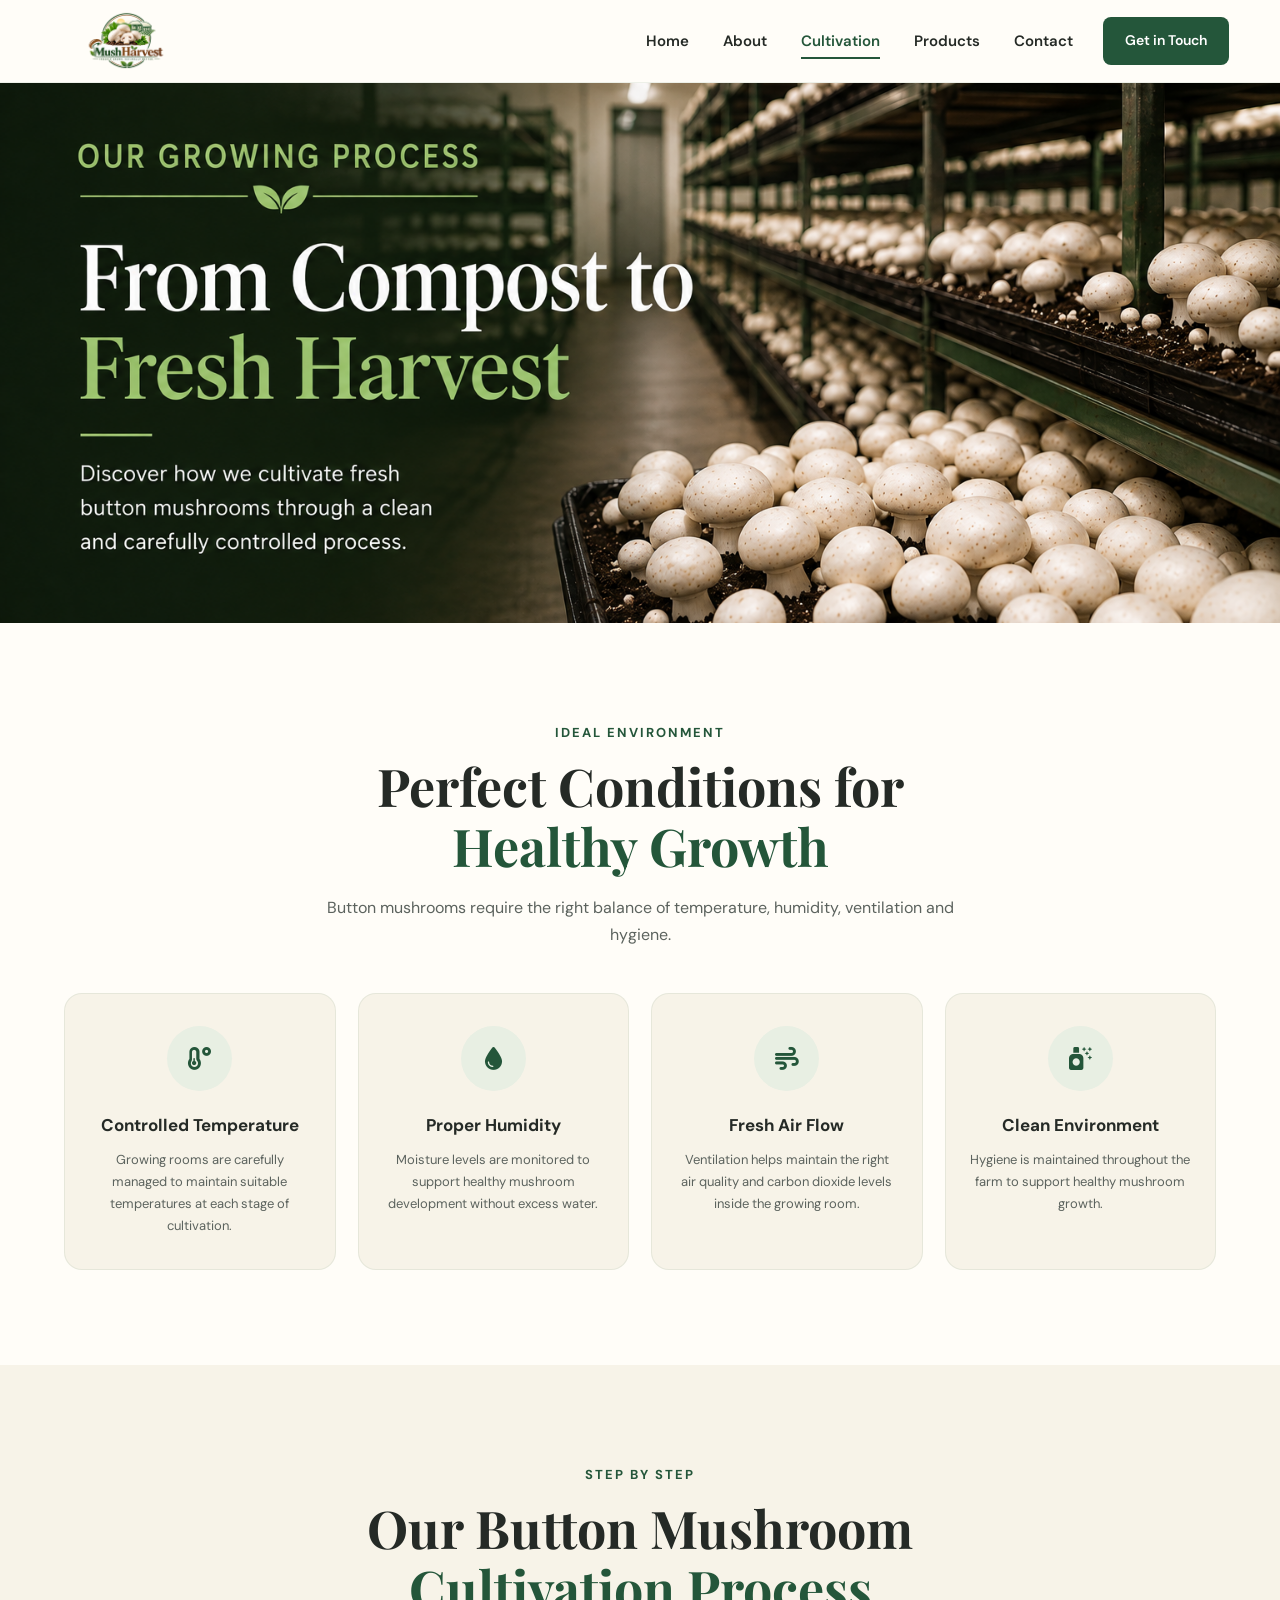
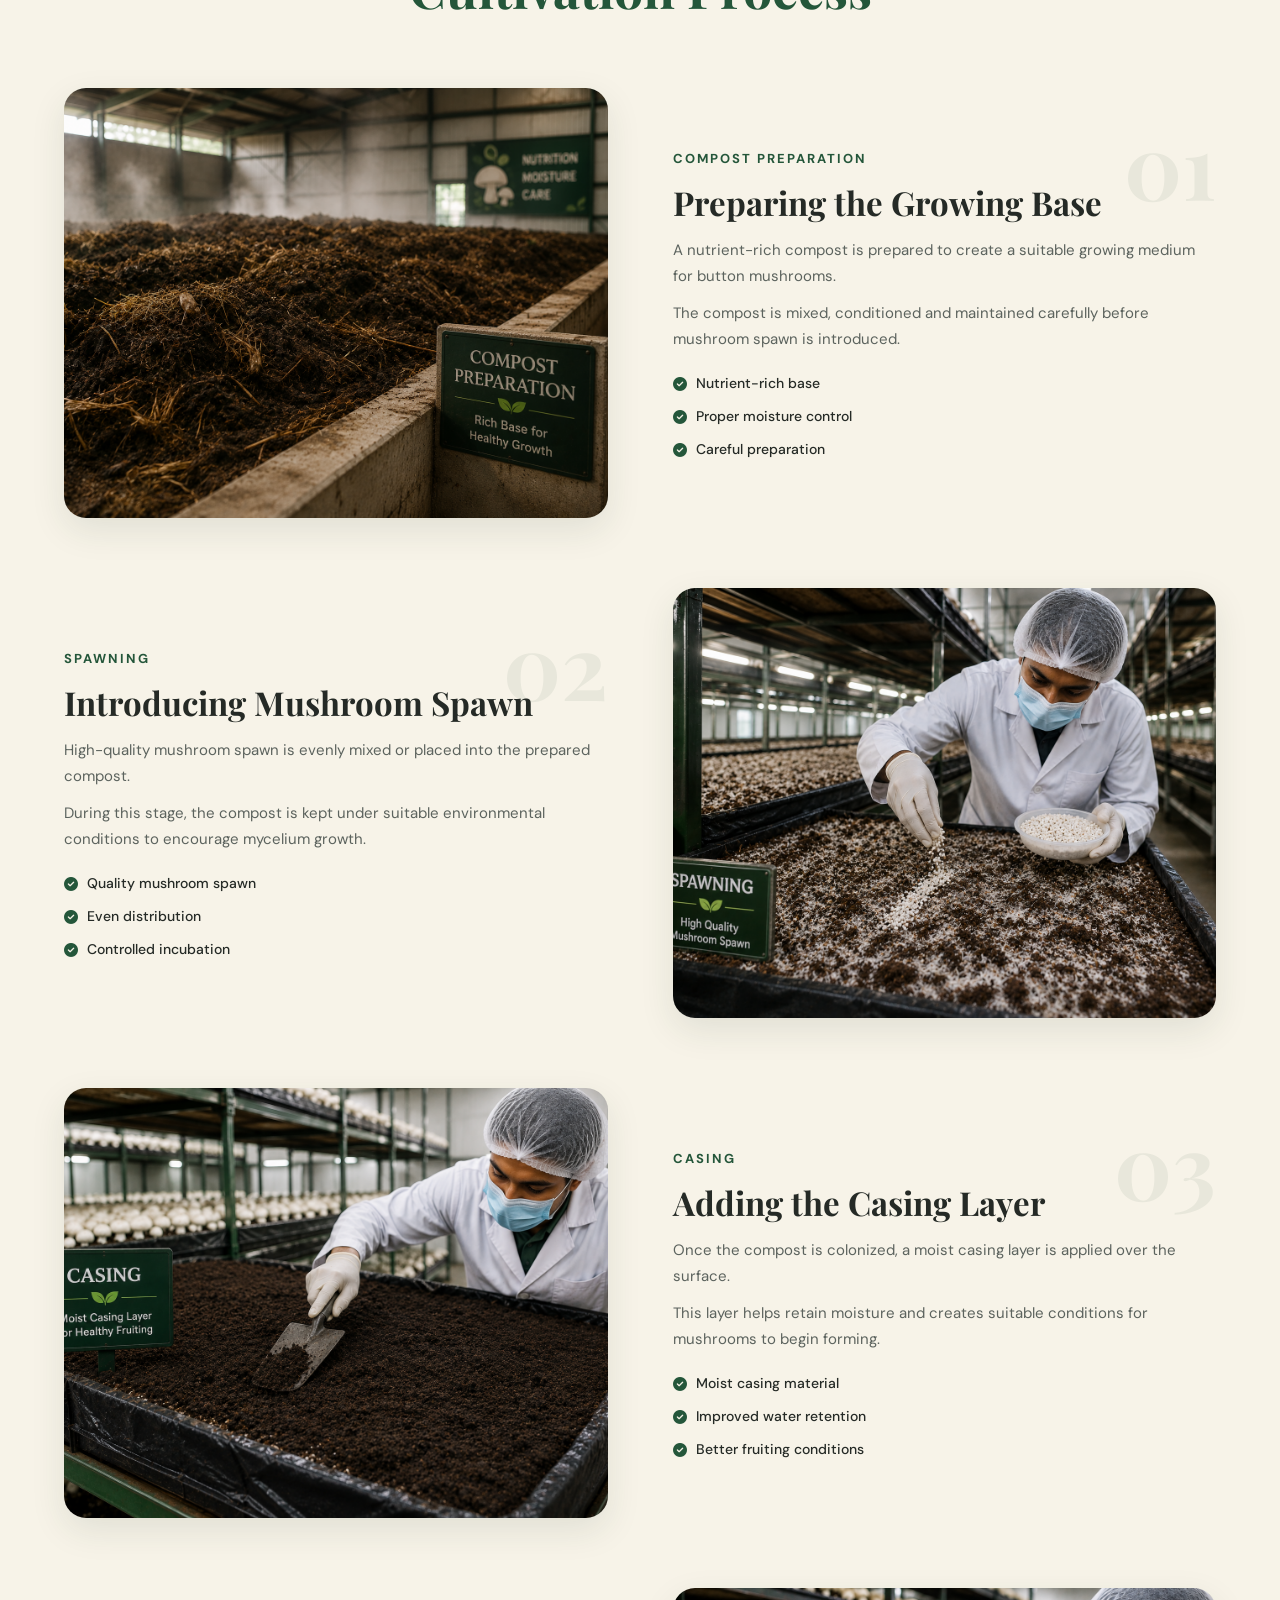
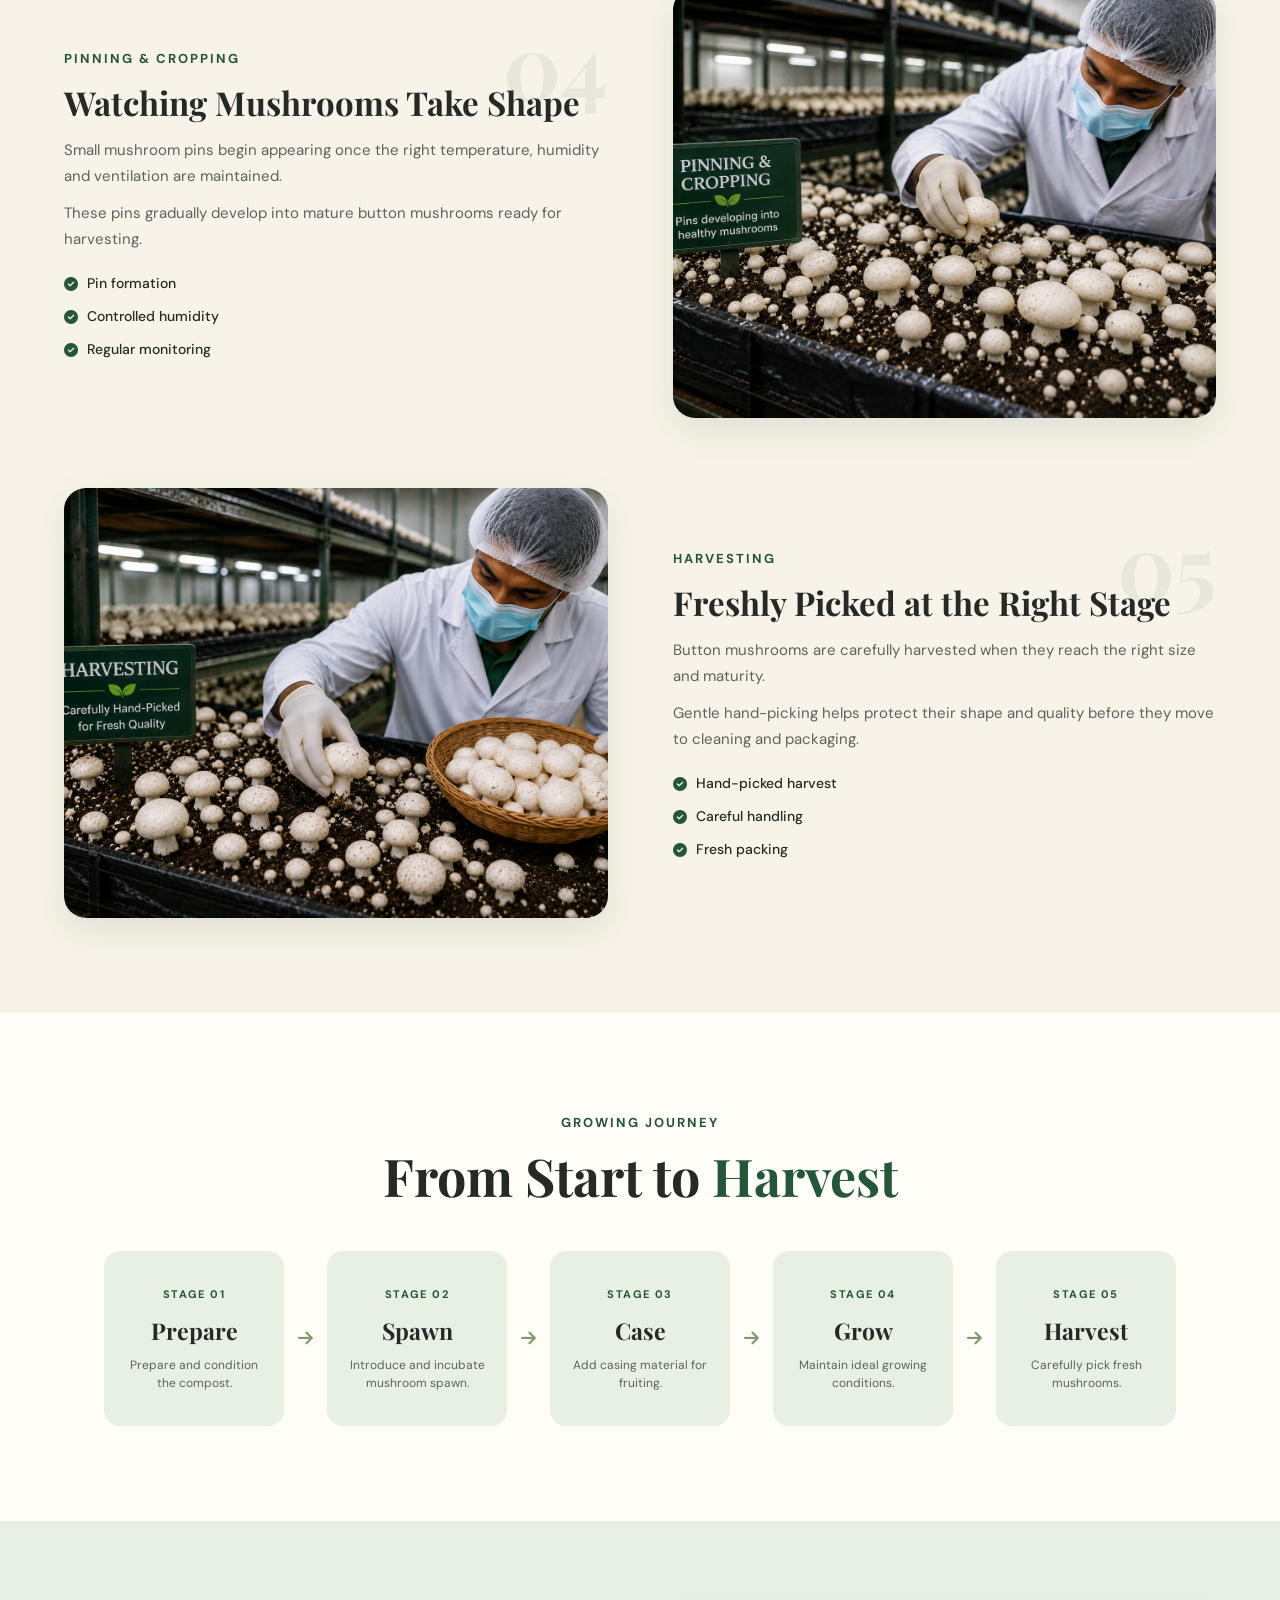
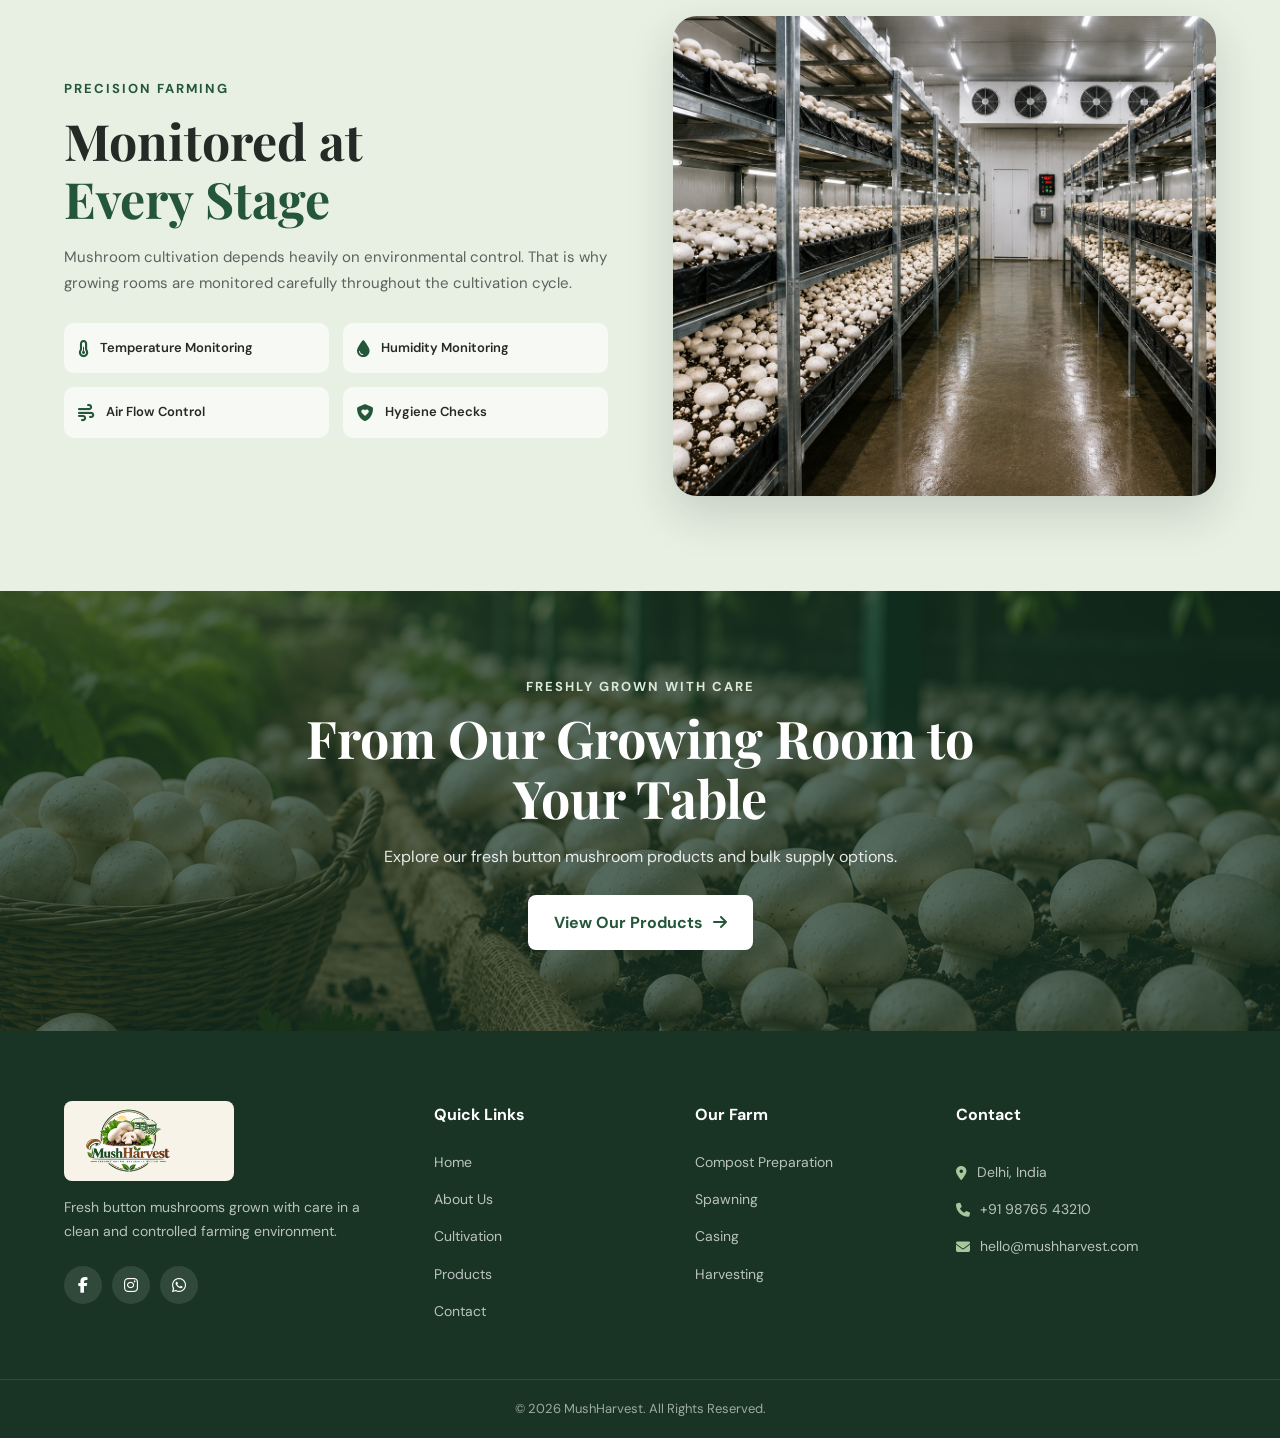
<file: cultivation.html>
<!DOCTYPE html>
<html lang="en">
<head>
  <meta charset="UTF-8">
  <meta name="viewport" content="width=device-width, initial-scale=1.0">

  <title>Cultivation | MushHarvest</title>

  <link rel="stylesheet" href="css/style.css">

  <link rel="preconnect" href="https://fonts.googleapis.com">
  <link rel="preconnect" href="https://fonts.gstatic.com" crossorigin>

  <link href="https://fonts.googleapis.com/css2?family=DM+Sans:wght@400;500;600;700&family=Playfair+Display:wght@600;700&display=swap" rel="stylesheet">

  <link rel="stylesheet" href="https://cdnjs.cloudflare.com/ajax/libs/font-awesome/6.5.2/css/all.min.css">
</head>

<body>

  <!-- NAVBAR -->
  <header class="header">
    <nav class="navbar">

      <a href="index.html" class="logo">
        <img src="images/logo.png" alt="MushHarvest Logo">
      </a>

      <ul class="nav-links" id="navLinks">
        <li><a href="index.html">Home</a></li>
        <li><a href="about.html">About</a></li>
        <li><a href="cultivation.html" class="active">Cultivation</a></li>
        <li><a href="products.html">Products</a></li>
        <li><a href="contact.html">Contact</a></li>
      </ul>

      <a href="contact.html" class="nav-btn">Get in Touch</a>

      <div class="menu-toggle" id="menuToggle">
        <i class="fa-solid fa-bars"></i>
      </div>

    </nav>
  </header>


  <!-- CULTIVATION HERO -->
  <section class="cultivation-hero">

    <div class="cultivation-hero-overlay"></div>

    <div class="container cultivation-hero-content">

      <span>Our Growing Process</span>

      <h1>From Compost to Fresh Harvest</h1>

      <p>
        Discover how we cultivate fresh button mushrooms
        through a clean and carefully controlled process.
      </p>

    </div>

  </section>


  <!-- GROWING CONDITIONS -->
  <section class="growing-conditions section-padding">

    <div class="container">

      <div class="section-heading centered">

        <span class="section-label">Ideal Environment</span>

        <h2>
          Perfect Conditions for
          <span>Healthy Growth</span>
        </h2>

        <p>
          Button mushrooms require the right balance of temperature,
          humidity, ventilation and hygiene.
        </p>

      </div>


      <div class="condition-grid">

        <div class="condition-card">

          <div class="condition-icon">
            <i class="fa-solid fa-temperature-low"></i>
          </div>

          <h3>Controlled Temperature</h3>

          <p>
            Growing rooms are carefully managed to maintain suitable
            temperatures at each stage of cultivation.
          </p>

        </div>


        <div class="condition-card">

          <div class="condition-icon">
            <i class="fa-solid fa-droplet"></i>
          </div>

          <h3>Proper Humidity</h3>

          <p>
            Moisture levels are monitored to support healthy mushroom
            development without excess water.
          </p>

        </div>


        <div class="condition-card">

          <div class="condition-icon">
            <i class="fa-solid fa-wind"></i>
          </div>

          <h3>Fresh Air Flow</h3>

          <p>
            Ventilation helps maintain the right air quality and carbon
            dioxide levels inside the growing room.
          </p>

        </div>


        <div class="condition-card">

          <div class="condition-icon">
            <i class="fa-solid fa-spray-can-sparkles"></i>
          </div>

          <h3>Clean Environment</h3>

          <p>
            Hygiene is maintained throughout the farm to support
            healthy mushroom growth.
          </p>

        </div>

      </div>

    </div>

  </section>


  <!-- CULTIVATION STEPS -->
  <section class="cultivation-steps section-padding">

    <div class="container">

      <div class="section-heading centered">

        <span class="section-label">Step by Step</span>

        <h2>
          Our Button Mushroom
          <span>Cultivation Process</span>
        </h2>

      </div>


      <!-- STEP 1 -->
      <div class="cultivation-step">

        <div class="step-image">
          <img src="images/compost.jpg" alt="Mushroom compost preparation">
        </div>

        <div class="step-content">

          <span class="step-number">01</span>

          <span class="section-label">Compost Preparation</span>

          <h3>Preparing the Growing Base</h3>

          <p>
            A nutrient-rich compost is prepared to create a suitable
            growing medium for button mushrooms.
          </p>

          <p>
            The compost is mixed, conditioned and maintained carefully
            before mushroom spawn is introduced.
          </p>

          <ul>
            <li><i class="fa-solid fa-circle-check"></i> Nutrient-rich base</li>
            <li><i class="fa-solid fa-circle-check"></i> Proper moisture control</li>
            <li><i class="fa-solid fa-circle-check"></i> Careful preparation</li>
          </ul>

        </div>

      </div>


      <!-- STEP 2 -->
      <div class="cultivation-step reverse">

        <div class="step-image">
          <img src="images/spawning.jpg" alt="Button mushroom spawning">
        </div>

        <div class="step-content">

          <span class="step-number">02</span>

          <span class="section-label">Spawning</span>

          <h3>Introducing Mushroom Spawn</h3>

          <p>
            High-quality mushroom spawn is evenly mixed or placed
            into the prepared compost.
          </p>

          <p>
            During this stage, the compost is kept under suitable
            environmental conditions to encourage mycelium growth.
          </p>

          <ul>
            <li><i class="fa-solid fa-circle-check"></i> Quality mushroom spawn</li>
            <li><i class="fa-solid fa-circle-check"></i> Even distribution</li>
            <li><i class="fa-solid fa-circle-check"></i> Controlled incubation</li>
          </ul>

        </div>

      </div>


      <!-- STEP 3 -->
      <div class="cultivation-step">

        <div class="step-image">
          <img src="images/casing.jpg" alt="Mushroom casing layer">
        </div>

        <div class="step-content">

          <span class="step-number">03</span>

          <span class="section-label">Casing</span>

          <h3>Adding the Casing Layer</h3>

          <p>
            Once the compost is colonized, a moist casing layer
            is applied over the surface.
          </p>

          <p>
            This layer helps retain moisture and creates suitable
            conditions for mushrooms to begin forming.
          </p>

          <ul>
            <li><i class="fa-solid fa-circle-check"></i> Moist casing material</li>
            <li><i class="fa-solid fa-circle-check"></i> Improved water retention</li>
            <li><i class="fa-solid fa-circle-check"></i> Better fruiting conditions</li>
          </ul>

        </div>

      </div>


      <!-- STEP 4 -->
      <div class="cultivation-step reverse">

        <div class="step-image">
          <img src="images/cropping.jpg" alt="Button mushroom cropping">
        </div>

        <div class="step-content">

          <span class="step-number">04</span>

          <span class="section-label">Pinning & Cropping</span>

          <h3>Watching Mushrooms Take Shape</h3>

          <p>
            Small mushroom pins begin appearing once the right
            temperature, humidity and ventilation are maintained.
          </p>

          <p>
            These pins gradually develop into mature button mushrooms
            ready for harvesting.
          </p>

          <ul>
            <li><i class="fa-solid fa-circle-check"></i> Pin formation</li>
            <li><i class="fa-solid fa-circle-check"></i> Controlled humidity</li>
            <li><i class="fa-solid fa-circle-check"></i> Regular monitoring</li>
          </ul>

        </div>

      </div>


      <!-- STEP 5 -->
      <div class="cultivation-step">

        <div class="step-image">
          <img src="images/harvesting.jpg" alt="Button mushroom harvesting">
        </div>

        <div class="step-content">

          <span class="step-number">05</span>

          <span class="section-label">Harvesting</span>

          <h3>Freshly Picked at the Right Stage</h3>

          <p>
            Button mushrooms are carefully harvested when they reach
            the right size and maturity.
          </p>

          <p>
            Gentle hand-picking helps protect their shape and quality
            before they move to cleaning and packaging.
          </p>

          <ul>
            <li><i class="fa-solid fa-circle-check"></i> Hand-picked harvest</li>
            <li><i class="fa-solid fa-circle-check"></i> Careful handling</li>
            <li><i class="fa-solid fa-circle-check"></i> Fresh packing</li>
          </ul>

        </div>

      </div>

    </div>

  </section>


  <!-- CULTIVATION TIMELINE -->
  <section class="timeline-section section-padding">

    <div class="container">

      <div class="section-heading centered">

        <span class="section-label">Growing Journey</span>

        <h2>
          From Start to
          <span>Harvest</span>
        </h2>

      </div>


      <div class="timeline-grid">

        <div class="timeline-item">
          <span>Stage 01</span>
          <h3>Prepare</h3>
          <p>Prepare and condition the compost.</p>
        </div>

        <div class="timeline-arrow">
          <i class="fa-solid fa-arrow-right"></i>
        </div>

        <div class="timeline-item">
          <span>Stage 02</span>
          <h3>Spawn</h3>
          <p>Introduce and incubate mushroom spawn.</p>
        </div>

        <div class="timeline-arrow">
          <i class="fa-solid fa-arrow-right"></i>
        </div>

        <div class="timeline-item">
          <span>Stage 03</span>
          <h3>Case</h3>
          <p>Add casing material for fruiting.</p>
        </div>

        <div class="timeline-arrow">
          <i class="fa-solid fa-arrow-right"></i>
        </div>

        <div class="timeline-item">
          <span>Stage 04</span>
          <h3>Grow</h3>
          <p>Maintain ideal growing conditions.</p>
        </div>

        <div class="timeline-arrow">
          <i class="fa-solid fa-arrow-right"></i>
        </div>

        <div class="timeline-item">
          <span>Stage 05</span>
          <h3>Harvest</h3>
          <p>Carefully pick fresh mushrooms.</p>
        </div>

      </div>

    </div>

  </section>


  <!-- FARM CONTROL -->
  <section class="farm-control section-padding">

    <div class="container farm-control-grid">

      <div class="farm-control-content">

        <span class="section-label">Precision Farming</span>

        <h2>
          Monitored at
          <span>Every Stage</span>
        </h2>

        <p>
          Mushroom cultivation depends heavily on environmental control.
          That is why growing rooms are monitored carefully throughout
          the cultivation cycle.
        </p>

        <div class="control-list">

          <div>
            <i class="fa-solid fa-temperature-half"></i>
            <span>Temperature Monitoring</span>
          </div>

          <div>
            <i class="fa-solid fa-droplet"></i>
            <span>Humidity Monitoring</span>
          </div>

          <div>
            <i class="fa-solid fa-wind"></i>
            <span>Air Flow Control</span>
          </div>

          <div>
            <i class="fa-solid fa-shield-heart"></i>
            <span>Hygiene Checks</span>
          </div>

        </div>

      </div>


      <div class="farm-control-image">
        <img src="images/growing-room.jpg" alt="Controlled mushroom growing room">
      </div>

    </div>

  </section>


  <!-- CTA -->
  <section class="cta-section cultivation-cta">

    <div class="cta-overlay"></div>

    <div class="container cta-content">

      <span>Freshly Grown with Care</span>

      <h2>
        From Our Growing Room to Your Table
      </h2>

      <p>
        Explore our fresh button mushroom products and bulk supply options.
      </p>

      <a href="products.html" class="btn-light">
        View Our Products
        <i class="fa-solid fa-arrow-right"></i>
      </a>

    </div>

  </section>


  <!-- FOOTER -->
  <footer class="footer">

    <div class="container footer-grid">

      <div class="footer-brand">

        <a href="index.html">
          <img src="images/logo.png" alt="MushHarvest Logo">
        </a>

        <p>
          Fresh button mushrooms grown with care in a clean and controlled
          farming environment.
        </p>

        <div class="social-links">
          <a href="#"><i class="fa-brands fa-facebook-f"></i></a>
          <a href="#"><i class="fa-brands fa-instagram"></i></a>
          <a href="#"><i class="fa-brands fa-whatsapp"></i></a>
        </div>

      </div>


      <div class="footer-column">

        <h3>Quick Links</h3>

        <ul>
          <li><a href="index.html">Home</a></li>
          <li><a href="about.html">About Us</a></li>
          <li><a href="cultivation.html">Cultivation</a></li>
          <li><a href="products.html">Products</a></li>
          <li><a href="contact.html">Contact</a></li>
        </ul>

      </div>


      <div class="footer-column">

        <h3>Our Farm</h3>

        <ul>
          <li><a href="cultivation.html">Compost Preparation</a></li>
          <li><a href="cultivation.html">Spawning</a></li>
          <li><a href="cultivation.html">Casing</a></li>
          <li><a href="cultivation.html">Harvesting</a></li>
        </ul>

      </div>


      <div class="footer-column footer-contact">

        <h3>Contact</h3>

        <p>
          <i class="fa-solid fa-location-dot"></i>
          Delhi, India
        </p>

        <p>
          <i class="fa-solid fa-phone"></i>
          +91 98765 43210
        </p>

        <p>
          <i class="fa-solid fa-envelope"></i>
          hello@mushharvest.com
        </p>

      </div>

    </div>


    <div class="footer-bottom">
      <div class="container">
        <p>© 2026 MushHarvest. All Rights Reserved.</p>
      </div>
    </div>

  </footer>


  <script src="js/script.js"></script>

</body>
</html>
</file>
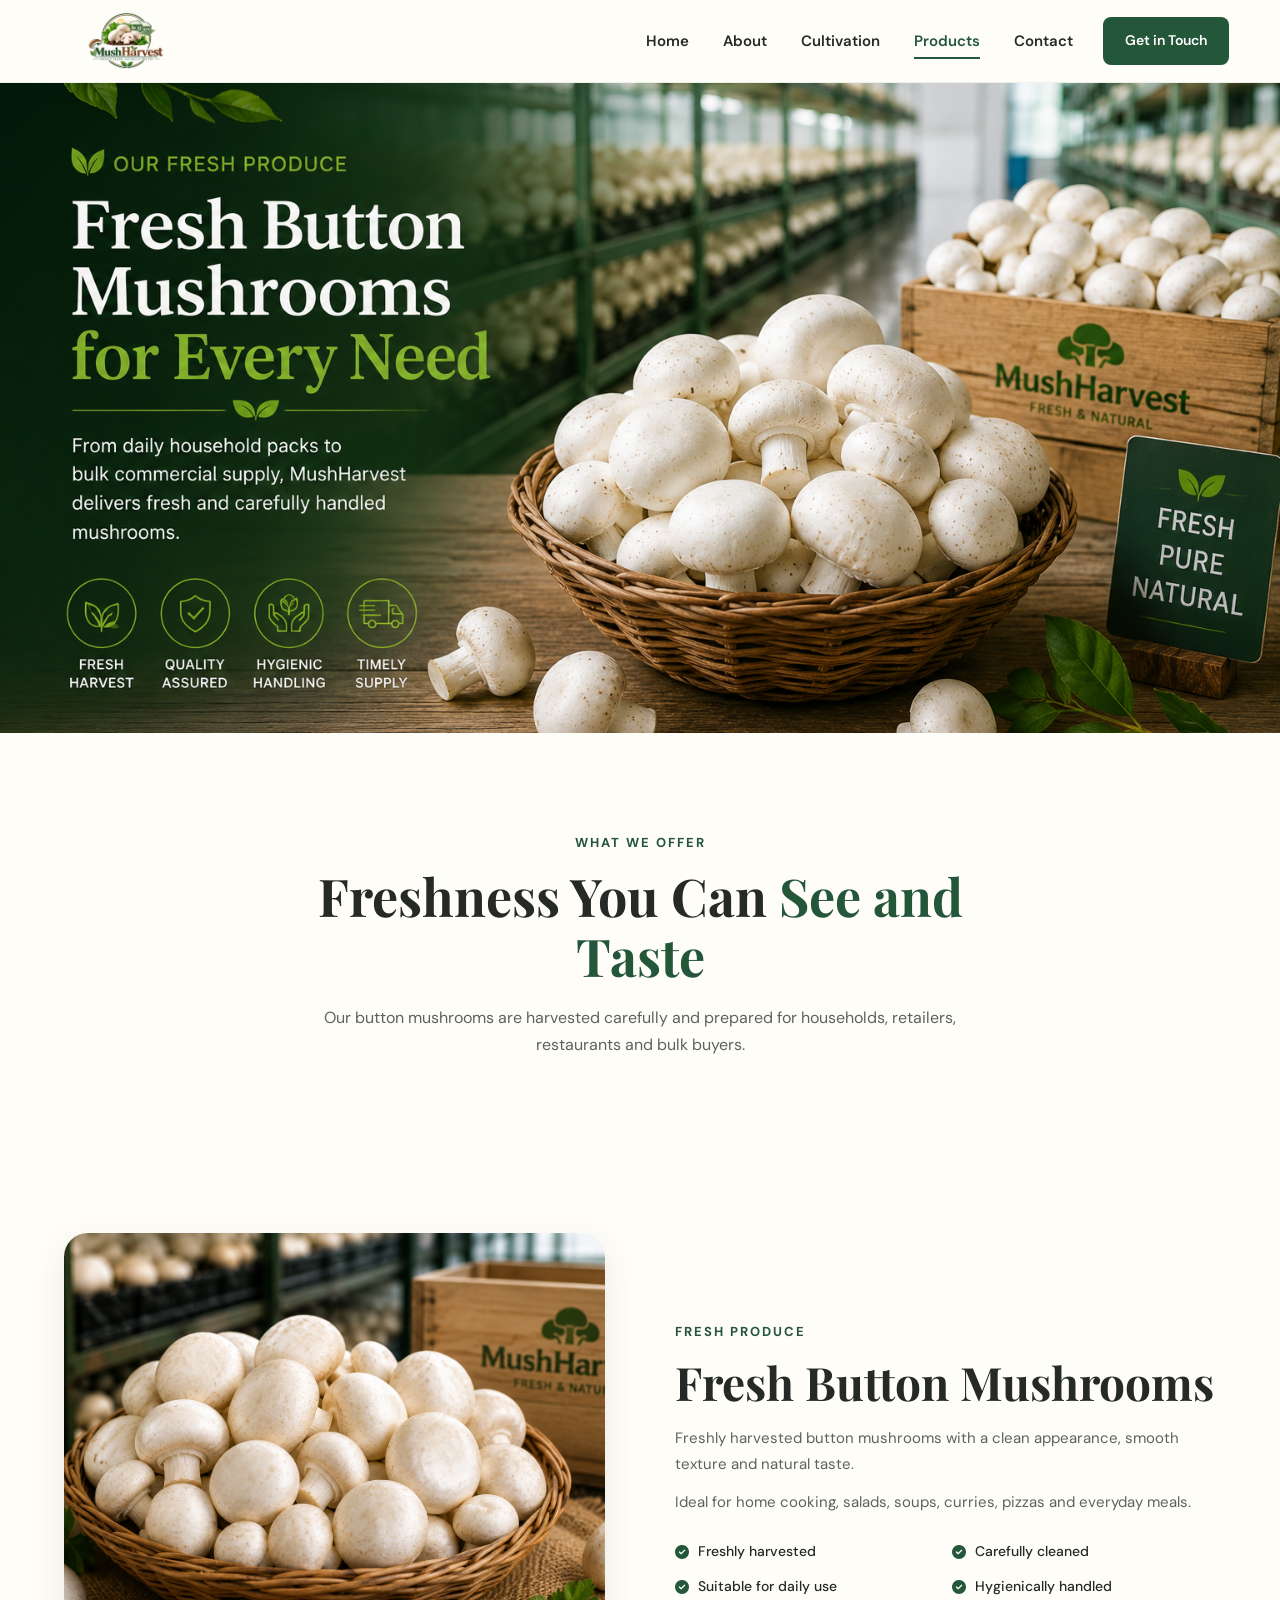
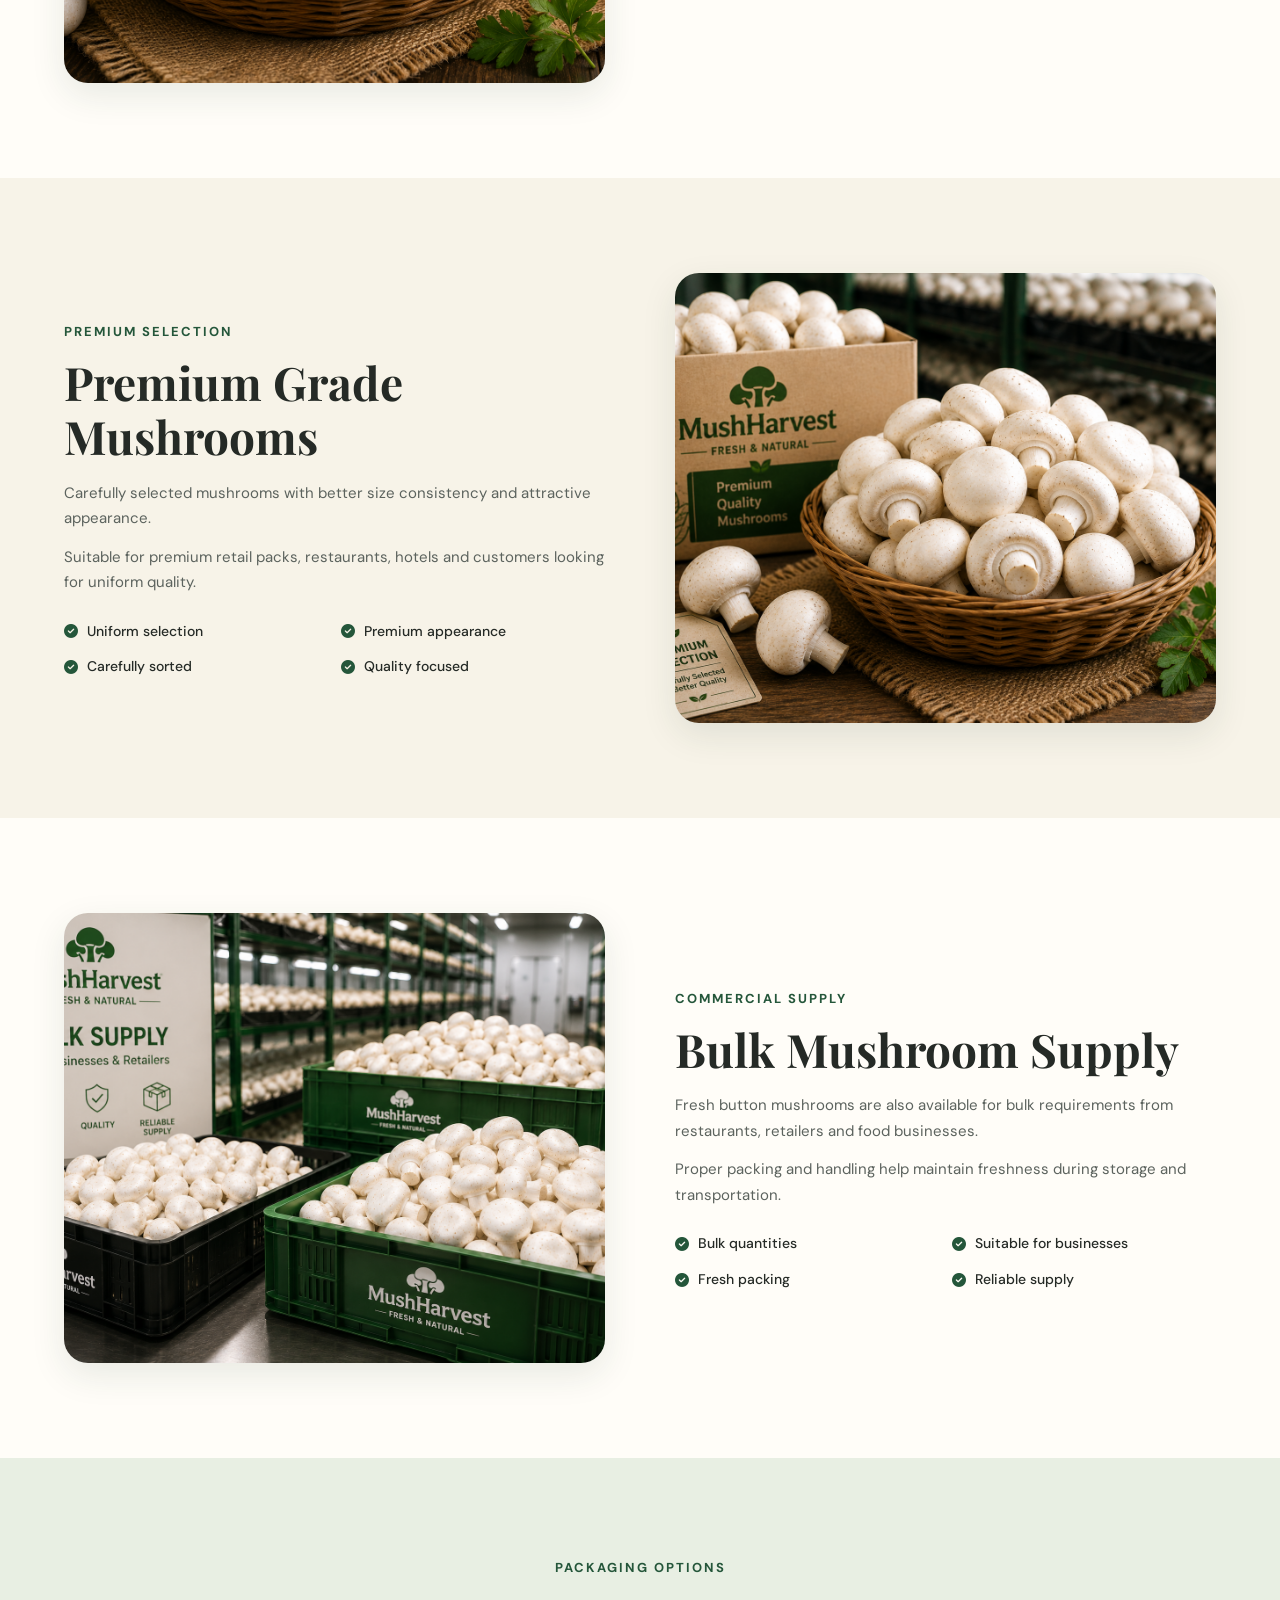
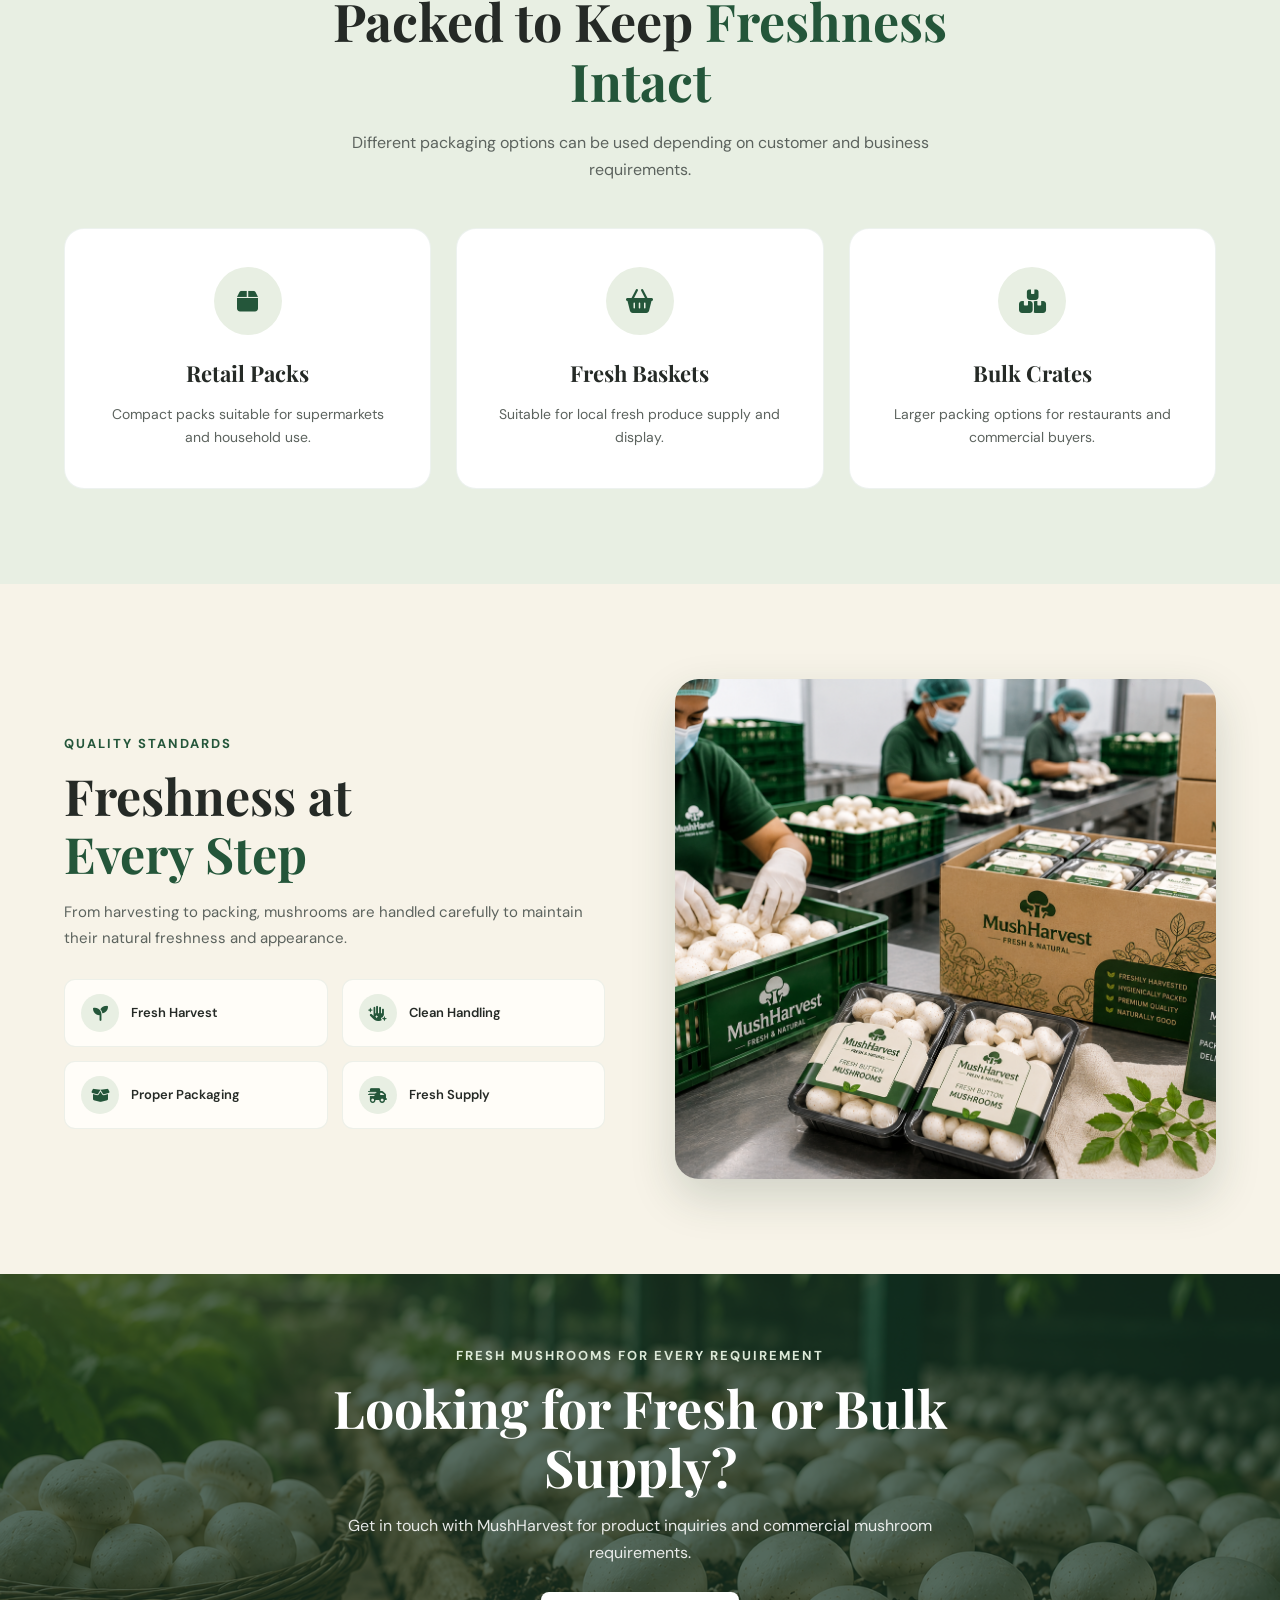
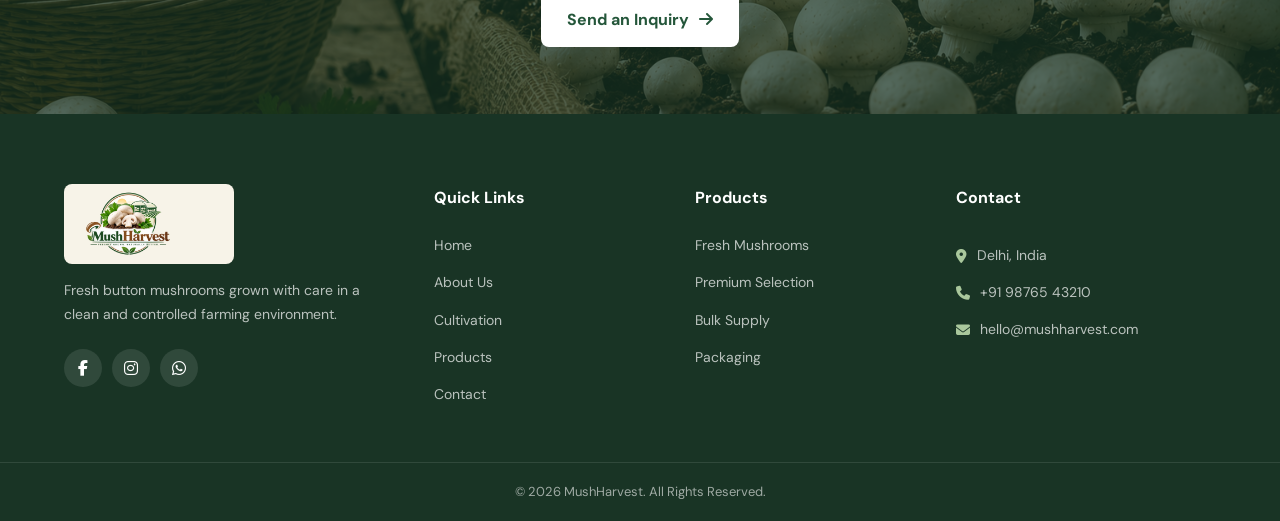
<file: products.html>
<!DOCTYPE html>
<html lang="en">
<head>
  <meta charset="UTF-8">
  <meta name="viewport" content="width=device-width, initial-scale=1.0">

  <title>Products | MushHarvest</title>

  <link rel="stylesheet" href="css/style.css">

  <link rel="preconnect" href="https://fonts.googleapis.com">
  <link rel="preconnect" href="https://fonts.gstatic.com" crossorigin>

  <link href="https://fonts.googleapis.com/css2?family=DM+Sans:wght@400;500;600;700&family=Playfair+Display:wght@600;700&display=swap" rel="stylesheet">

  <link rel="stylesheet" href="https://cdnjs.cloudflare.com/ajax/libs/font-awesome/6.5.2/css/all.min.css">
</head>

<body>

  <!-- NAVBAR -->
  <header class="header">
    <nav class="navbar">

      <a href="index.html" class="logo">
        <img src="images/logo.png" alt="MushHarvest Logo">
      </a>

      <ul class="nav-links" id="navLinks">
        <li><a href="index.html">Home</a></li>
        <li><a href="about.html">About</a></li>
        <li><a href="cultivation.html">Cultivation</a></li>
        <li><a href="products.html" class="active">Products</a></li>
        <li><a href="contact.html">Contact</a></li>
      </ul>

      <a href="contact.html" class="nav-btn">Get in Touch</a>

      <div class="menu-toggle" id="menuToggle">
        <i class="fa-solid fa-bars"></i>
      </div>

    </nav>
  </header>


  <!-- PRODUCTS HERO -->
  <section class="products-hero">

    <div class="products-hero-overlay"></div>

    <div class="container products-hero-content">

      <span>Our Fresh Produce</span>

      <h1>Fresh Button Mushrooms for Every Need</h1>

      <p>
        From daily household packs to bulk commercial supply,
        MushHarvest delivers fresh and carefully handled mushrooms.
      </p>

    </div>

  </section>


  <!-- PRODUCTS INTRO -->
  <section class="products-intro section-padding">

    <div class="container">

      <div class="section-heading centered">

        <span class="section-label">What We Offer</span>

        <h2>
          Freshness You Can
          <span>See and Taste</span>
        </h2>

        <p>
          Our button mushrooms are harvested carefully and prepared
          for households, retailers, restaurants and bulk buyers.
        </p>

      </div>

    </div>

  </section>


  <!-- PRODUCT 1 -->
  <section class="product-detail section-padding">

    <div class="container product-detail-grid">

      <div class="product-detail-image">
        <img src="images/fresh-product.jpg" alt="Fresh button mushrooms">
      </div>

      <div class="product-detail-content">

        <span class="section-label">Fresh Produce</span>

        <h2>Fresh Button Mushrooms</h2>

        <p>
          Freshly harvested button mushrooms with a clean appearance,
          smooth texture and natural taste.
        </p>

        <p>
          Ideal for home cooking, salads, soups, curries,
          pizzas and everyday meals.
        </p>

        <ul>
          <li><i class="fa-solid fa-circle-check"></i> Freshly harvested</li>
          <li><i class="fa-solid fa-circle-check"></i> Carefully cleaned</li>
          <li><i class="fa-solid fa-circle-check"></i> Suitable for daily use</li>
          <li><i class="fa-solid fa-circle-check"></i> Hygienically handled</li>
        </ul>

      </div>

    </div>

  </section>


  <!-- PRODUCT 2 -->
  <section class="product-detail alt section-padding">

    <div class="container product-detail-grid">

      <div class="product-detail-image">
        <img src="images/premium-product.jpg" alt="Premium button mushrooms">
      </div>

      <div class="product-detail-content">

        <span class="section-label">Premium Selection</span>

        <h2>Premium Grade Mushrooms</h2>

        <p>
          Carefully selected mushrooms with better size consistency
          and attractive appearance.
        </p>

        <p>
          Suitable for premium retail packs, restaurants, hotels
          and customers looking for uniform quality.
        </p>

        <ul>
          <li><i class="fa-solid fa-circle-check"></i> Uniform selection</li>
          <li><i class="fa-solid fa-circle-check"></i> Premium appearance</li>
          <li><i class="fa-solid fa-circle-check"></i> Carefully sorted</li>
          <li><i class="fa-solid fa-circle-check"></i> Quality focused</li>
        </ul>

      </div>

    </div>

  </section>


  <!-- PRODUCT 3 -->
  <section class="product-detail section-padding">

    <div class="container product-detail-grid">

      <div class="product-detail-image">
        <img src="images/bulk-product.jpg" alt="Bulk button mushroom supply">
      </div>

      <div class="product-detail-content">

        <span class="section-label">Commercial Supply</span>

        <h2>Bulk Mushroom Supply</h2>

        <p>
          Fresh button mushrooms are also available for bulk requirements
          from restaurants, retailers and food businesses.
        </p>

        <p>
          Proper packing and handling help maintain freshness during
          storage and transportation.
        </p>

        <ul>
          <li><i class="fa-solid fa-circle-check"></i> Bulk quantities</li>
          <li><i class="fa-solid fa-circle-check"></i> Suitable for businesses</li>
          <li><i class="fa-solid fa-circle-check"></i> Fresh packing</li>
          <li><i class="fa-solid fa-circle-check"></i> Reliable supply</li>
        </ul>

      </div>

    </div>

  </section>


  <!-- PACKAGING -->
  <section class="packaging-section section-padding">

    <div class="container">

      <div class="section-heading centered">

        <span class="section-label">Packaging Options</span>

        <h2>
          Packed to Keep
          <span>Freshness Intact</span>
        </h2>

        <p>
          Different packaging options can be used depending on customer
          and business requirements.
        </p>

      </div>


      <div class="packaging-grid">

        <div class="packaging-card">
          <i class="fa-solid fa-box"></i>
          <h3>Retail Packs</h3>
          <p>
            Compact packs suitable for supermarkets and household use.
          </p>
        </div>


        <div class="packaging-card">
          <i class="fa-solid fa-basket-shopping"></i>
          <h3>Fresh Baskets</h3>
          <p>
            Suitable for local fresh produce supply and display.
          </p>
        </div>


        <div class="packaging-card">
          <i class="fa-solid fa-boxes-stacked"></i>
          <h3>Bulk Crates</h3>
          <p>
            Larger packing options for restaurants and commercial buyers.
          </p>
        </div>

      </div>

    </div>

  </section>


  <!-- QUALITY STANDARDS -->
  <section class="product-quality section-padding">

    <div class="container product-quality-grid">

      <div class="product-quality-content">

        <span class="section-label">Quality Standards</span>

        <h2>
          Freshness at
          <span>Every Step</span>
        </h2>

        <p>
          From harvesting to packing, mushrooms are handled carefully
          to maintain their natural freshness and appearance.
        </p>

        <div class="quality-points">

          <div>
            <i class="fa-solid fa-seedling"></i>
            <span>Fresh Harvest</span>
          </div>

          <div>
            <i class="fa-solid fa-hand-sparkles"></i>
            <span>Clean Handling</span>
          </div>

          <div>
            <i class="fa-solid fa-box-open"></i>
            <span>Proper Packaging</span>
          </div>

          <div>
            <i class="fa-solid fa-truck-fast"></i>
            <span>Fresh Supply</span>
          </div>

        </div>

      </div>


      <div class="product-quality-image">
        <img src="images/packaging.jpg" alt="MushHarvest mushroom packaging">
      </div>

    </div>

  </section>


  <!-- CTA -->
  <section class="cta-section products-cta">

    <div class="cta-overlay"></div>

    <div class="container cta-content">

      <span>Fresh Mushrooms for Every Requirement</span>

      <h2>Looking for Fresh or Bulk Supply?</h2>

      <p>
        Get in touch with MushHarvest for product inquiries
        and commercial mushroom requirements.
      </p>

      <a href="contact.html" class="btn-light">
        Send an Inquiry
        <i class="fa-solid fa-arrow-right"></i>
      </a>

    </div>

  </section>


  <!-- FOOTER -->
  <footer class="footer">

    <div class="container footer-grid">

      <div class="footer-brand">

        <a href="index.html">
          <img src="images/logo.png" alt="MushHarvest Logo">
        </a>

        <p>
          Fresh button mushrooms grown with care in a clean and controlled
          farming environment.
        </p>

        <div class="social-links">
          <a href="#"><i class="fa-brands fa-facebook-f"></i></a>
          <a href="#"><i class="fa-brands fa-instagram"></i></a>
          <a href="#"><i class="fa-brands fa-whatsapp"></i></a>
        </div>

      </div>


      <div class="footer-column">

        <h3>Quick Links</h3>

        <ul>
          <li><a href="index.html">Home</a></li>
          <li><a href="about.html">About Us</a></li>
          <li><a href="cultivation.html">Cultivation</a></li>
          <li><a href="products.html">Products</a></li>
          <li><a href="contact.html">Contact</a></li>
        </ul>

      </div>


      <div class="footer-column">

        <h3>Products</h3>

        <ul>
          <li><a href="products.html">Fresh Mushrooms</a></li>
          <li><a href="products.html">Premium Selection</a></li>
          <li><a href="products.html">Bulk Supply</a></li>
          <li><a href="products.html">Packaging</a></li>
        </ul>

      </div>


      <div class="footer-column footer-contact">

        <h3>Contact</h3>

        <p>
          <i class="fa-solid fa-location-dot"></i>
          Delhi, India
        </p>

        <p>
          <i class="fa-solid fa-phone"></i>
          +91 98765 43210
        </p>

        <p>
          <i class="fa-solid fa-envelope"></i>
          hello@mushharvest.com
        </p>

      </div>

    </div>


    <div class="footer-bottom">
      <div class="container">
        <p>© 2026 MushHarvest. All Rights Reserved.</p>
      </div>
    </div>

  </footer>


  <script src="js/script.js"></script>

</body>
</html>
</file>
<file: css/style.css>
/* =========================================================
   MUSH HARVEST - MAIN STYLESHEET
   ========================================================= */

* {
  margin: 0;
  padding: 0;
  box-sizing: border-box;
}

html {
  scroll-behavior: smooth;
}

:root {
  --primary: #24563a;
  --secondary: #7a9b68;
  --accent: #9a6335;
  --cream: #f7f3e8;
  --soft-white: #fffdf8;
  --light-green: #e8efe3;
  --dark: #252a26;
  --text: #5c635e;
  --white: #ffffff;
  --border: #dce4d8;

  --heading-font: "Playfair Display", serif;
  --body-font: "DM Sans", sans-serif;

  --shadow: 0 12px 35px rgba(33, 59, 43, 0.1);
  --shadow-hover: 0 18px 45px rgba(33, 59, 43, 0.18);
}

body {
  font-family: var(--body-font);
  background: var(--soft-white);
  color: var(--dark);
  line-height: 1.7;
  overflow-x: hidden;
}

img {
  width: 100%;
  display: block;
}

a {
  text-decoration: none;
  color: inherit;
}

ul {
  list-style: none;
}

.container {
  width: min(1180px, 90%);
  margin: auto;
}

.section-padding {
  padding: 95px 0;
}


/* =========================================================
   NAVBAR
   ========================================================= */

.header {
  position: sticky;
  top: 0;
  left: 0;
  width: 100%;
  z-index: 1000;
  background: rgba(255, 253, 248, 0.97);
  border-bottom: 1px solid rgba(36, 86, 58, 0.08);
  backdrop-filter: blur(10px);
}

.navbar {
  width: min(1220px, 92%);
  min-height: 82px;
  margin: auto;

  display: flex;
  align-items: center;
  justify-content: space-between;
  gap: 30px;
}

.logo {
  display: flex;
  align-items: center;
}

.logo img {
  width: 150px;
  height: 62px;
  object-fit: contain;
}

.nav-links {
  display: flex;
  align-items: center;
  gap: 34px;
  margin-left: auto;
}

.nav-links a {
  position: relative;
  color: var(--dark);
  font-size: 15px;
  font-weight: 600;
  transition: 0.3s ease;
}

.nav-links a::after {
  content: "";
  position: absolute;
  left: 0;
  bottom: -8px;
  height: 2px;
  width: 0;
  background: var(--primary);
  transition: 0.3s ease;
}

.nav-links a:hover,
.nav-links a.active {
  color: var(--primary);
}

.nav-links a:hover::after,
.nav-links a.active::after {
  width: 100%;
}

.nav-btn {
  padding: 12px 22px;
  border-radius: 8px;
  color: var(--white);
  background: var(--primary);
  font-size: 14px;
  font-weight: 600;
  transition: 0.3s ease;
  white-space: nowrap;
}

.nav-btn:hover {
  background: var(--accent);
  transform: translateY(-2px);
}

.menu-toggle {
  display: none;
  font-size: 24px;
  color: var(--primary);
  cursor: pointer;
}


/* =========================================================
   HERO
   ========================================================= */

.hero {
  position: relative;
  min-height: 650px;

  display: flex;
  align-items: center;

  background-image: url("../images/home-hero.jpg");
  background-size: cover;
  background-position: center;
  background-repeat: no-repeat;
}


/*
  Your hero image already contains text.
  So hide the HTML text/button content to avoid duplicate text.
*/

.hero-content {
  display: none;
}


/* =========================================================
   GENERAL HEADINGS
   ========================================================= */

.section-label {
  display: inline-block;
  margin-bottom: 12px;

  color: var(--primary);
  font-size: 13px;
  font-weight: 700;
  text-transform: uppercase;
  letter-spacing: 2px;
}

.section-heading {
  max-width: 650px;
  margin-bottom: 45px;
}

.section-heading.centered {
  margin-left: auto;
  margin-right: auto;
  text-align: center;
}

.section-heading h2,
.intro-content h2,
.feature-content h2 {
  font-family: var(--heading-font);
  font-size: clamp(36px, 5vw, 52px);
  line-height: 1.15;
  margin-bottom: 18px;
  color: var(--dark);
}

.section-heading h2 span,
.intro-content h2 span,
.feature-content h2 span {
  color: var(--primary);
}

.section-heading p,
.intro-content > p,
.feature-content > p {
  color: var(--text);
  font-size: 16px;
}


/* =========================================================
   BUTTONS
   ========================================================= */

.btn-primary {
  display: inline-flex;
  align-items: center;
  justify-content: center;
  gap: 10px;

  padding: 14px 25px;
  border-radius: 8px;

  background: var(--primary);
  color: var(--white);

  font-size: 14px;
  font-weight: 600;

  transition: 0.3s ease;
}

.btn-primary:hover {
  background: var(--accent);
  transform: translateY(-3px);
  box-shadow: var(--shadow);
}

.btn-outline {
  display: inline-flex;
  align-items: center;
  justify-content: center;

  padding: 13px 24px;

  border: 1px solid var(--primary);
  border-radius: 8px;

  color: var(--primary);
  background: transparent;

  font-weight: 600;
  transition: 0.3s ease;
}

.btn-outline:hover {
  background: var(--primary);
  color: var(--white);
}

.text-link {
  display: inline-flex;
  align-items: center;
  gap: 8px;

  margin-top: 8px;

  color: var(--primary);
  font-weight: 700;

  transition: 0.3s ease;
}

.text-link:hover {
  gap: 13px;
  color: var(--accent);
}


/* =========================================================
   INTRO SECTION
   ========================================================= */

.intro {
  background: var(--soft-white);
}

.intro-grid {
  display: grid;
  grid-template-columns: 1fr 1fr;
  gap: 70px;
  align-items: center;
}

.intro-image {
  position: relative;
}

.intro-image img {
  height: 520px;
  object-fit: cover;
  border-radius: 24px;
  box-shadow: var(--shadow);
}

.intro-badge {
  position: absolute;
  right: -25px;
  bottom: 35px;

  width: 150px;
  height: 150px;

  border-radius: 50%;

  display: flex;
  flex-direction: column;
  align-items: center;
  justify-content: center;

  background: var(--primary);
  color: var(--white);

  border: 7px solid var(--soft-white);
  box-shadow: var(--shadow);
}

.intro-badge strong {
  font-family: var(--heading-font);
  font-size: 31px;
  line-height: 1;
}

.intro-badge span {
  font-size: 12px;
  margin-top: 6px;
}

.intro-content > p {
  margin-bottom: 14px;
}

.intro-features {
  display: grid;
  grid-template-columns: 1fr 1fr;
  gap: 18px;

  margin: 28px 0;
}

.intro-feature {
  display: flex;
  gap: 13px;
  align-items: flex-start;
}

.intro-feature i {
  width: 44px;
  height: 44px;

  flex-shrink: 0;

  display: grid;
  place-items: center;

  border-radius: 50%;

  background: var(--light-green);
  color: var(--primary);

  font-size: 18px;
}

.intro-feature h4 {
  margin-bottom: 3px;
  font-size: 15px;
}

.intro-feature p {
  color: var(--text);
  font-size: 13px;
  line-height: 1.6;
}


/* =========================================================
   BENEFITS
   ========================================================= */

.benefits {
  background: var(--cream);
}

.benefit-grid {
  display: grid;
  grid-template-columns: repeat(4, 1fr);
  gap: 22px;
}

.benefit-card {
  padding: 35px 25px;

  background: var(--soft-white);
  border: 1px solid rgba(36, 86, 58, 0.08);
  border-radius: 18px;

  text-align: center;

  transition: 0.35s ease;
}

.benefit-card:hover {
  transform: translateY(-8px);
  box-shadow: var(--shadow-hover);
  border-color: rgba(36, 86, 58, 0.2);
}

.benefit-icon {
  width: 65px;
  height: 65px;

  margin: 0 auto 20px;

  display: grid;
  place-items: center;

  border-radius: 50%;

  background: var(--light-green);
  color: var(--primary);

  font-size: 24px;

  transition: 0.3s ease;
}

.benefit-card:hover .benefit-icon {
  background: var(--primary);
  color: var(--white);
}

.benefit-card h3 {
  margin-bottom: 10px;
  font-size: 18px;
}

.benefit-card p {
  color: var(--text);
  font-size: 14px;
}


/* =========================================================
   PROCESS
   ========================================================= */

.process {
  background: var(--soft-white);
}

.process-grid {
  display: grid;
  grid-template-columns: repeat(4, 1fr);
  gap: 25px;
}

.process-card {
  position: relative;

  padding: 36px 25px 30px;

  background: var(--cream);
  border-radius: 18px;

  border-bottom: 3px solid transparent;

  transition: 0.35s ease;
}

.process-card:hover {
  transform: translateY(-7px);
  border-bottom-color: var(--primary);
  box-shadow: var(--shadow);
}

.process-number {
  position: absolute;
  right: 20px;
  top: 16px;

  font-family: var(--heading-font);
  font-size: 45px;
  font-weight: 700;

  color: rgba(36, 86, 58, 0.08);
}

.process-icon {
  width: 56px;
  height: 56px;

  display: grid;
  place-items: center;

  margin-bottom: 20px;

  border-radius: 12px;

  background: var(--primary);
  color: var(--white);

  font-size: 20px;
}

.process-card h3 {
  margin-bottom: 10px;
  font-size: 18px;
}

.process-card p {
  color: var(--text);
  font-size: 14px;
}

.process-btn-wrap {
  text-align: center;
  margin-top: 40px;
}


/* =========================================================
   FARM FEATURE
   ========================================================= */

.farm-feature {
  background: var(--light-green);
}

.feature-grid {
  display: grid;
  grid-template-columns: 1fr 1fr;
  gap: 65px;
  align-items: center;
}

.feature-content > p {
  margin-bottom: 24px;
}

.feature-list {
  display: flex;
  flex-direction: column;
  gap: 13px;

  margin-bottom: 30px;
}

.feature-list li {
  display: flex;
  align-items: center;
  gap: 10px;

  color: var(--dark);
  font-size: 15px;
}

.feature-list i {
  color: var(--primary);
}

.feature-image img {
  height: 500px;
  object-fit: cover;

  border-radius: 24px;
  box-shadow: var(--shadow-hover);
}


/* =========================================================
   PRODUCTS
   ========================================================= */

.products-preview {
  background: var(--soft-white);
}

.product-grid {
  display: grid;
  grid-template-columns: repeat(3, 1fr);
  gap: 28px;
}

.product-card {
  overflow: hidden;

  background: var(--white);
  border: 1px solid var(--border);
  border-radius: 20px;

  transition: 0.35s ease;
}

.product-card:hover {
  transform: translateY(-7px);
  box-shadow: var(--shadow-hover);
}

.product-image {
  height: 285px;
  overflow: hidden;
}

.product-image img {
  width: 100%;
  height: 100%;
  object-fit: cover;

  transition: transform 0.5s ease;
}

.product-card:hover .product-image img {
  transform: scale(1.06);
}

.product-content {
  padding: 25px;
}

.product-content > span {
  display: inline-block;

  margin-bottom: 7px;

  color: var(--primary);
  font-size: 12px;
  font-weight: 700;

  text-transform: uppercase;
  letter-spacing: 1.5px;
}

.product-content h3 {
  margin-bottom: 8px;
  font-size: 20px;
}

.product-content p {
  color: var(--text);
  font-size: 14px;
}

.products-btn-wrap {
  text-align: center;
  margin-top: 40px;
}


/* =========================================================
   STATS
   ========================================================= */

.stats-section {
  padding: 55px 0;

  background: var(--primary);
  color: var(--white);
}

.stats-grid {
  display: grid;
  grid-template-columns: repeat(4, 1fr);
}

.stat-item {
  text-align: center;
  padding: 15px 25px;
  border-right: 1px solid rgba(255, 255, 255, 0.2);
}

.stat-item:last-child {
  border-right: 0;
}

.stat-item h3 {
  font-family: var(--heading-font);
  font-size: 36px;
  line-height: 1.1;
  margin-bottom: 7px;
}

.stat-item p {
  color: rgba(255, 255, 255, 0.8);
  font-size: 13px;
}


/* =========================================================
   CTA
   ========================================================= */

.cta-section {
  position: relative;

  min-height: 440px;

  display: flex;
  align-items: center;
  justify-content: center;

  background-image: url("../images/cta-bg.jpg");
  background-size: cover;
  background-position: center;
  background-repeat: no-repeat;

  text-align: center;
  color: var(--white);
}

.cta-overlay {
  position: absolute;
  inset: 0;

  background: rgba(22, 52, 35, 0.73);
}

.cta-content {
  position: relative;
  z-index: 2;

  max-width: 760px;
}

.cta-content > span {
  display: inline-block;

  margin-bottom: 10px;

  color: #dce9d8;

  font-size: 13px;
  font-weight: 700;

  text-transform: uppercase;
  letter-spacing: 2px;
}

.cta-content h2 {
  margin-bottom: 15px;

  font-family: var(--heading-font);
  font-size: clamp(36px, 5vw, 52px);
  line-height: 1.15;
}

.cta-content p {
  max-width: 620px;
  margin: 0 auto 25px;

  color: rgba(255, 255, 255, 0.88);
}

.btn-light {
  display: inline-flex;
  align-items: center;
  gap: 10px;

  padding: 14px 26px;

  background: var(--white);
  color: var(--primary);

  border-radius: 8px;

  font-weight: 700;
  transition: 0.3s ease;
}

.btn-light:hover {
  background: var(--cream);
  transform: translateY(-3px);
}


/* =========================================================
   FOOTER
   ========================================================= */

.footer {
  background: #193425;
  color: var(--white);
}

.footer-grid {
  display: grid;
  grid-template-columns: 1.5fr 1fr 1fr 1.2fr;
  gap: 45px;

  padding: 70px 0 55px;
}

.footer-brand img {
  width: 170px;
  height: 80px;
  object-fit: contain;
  object-position: left center;

  margin-bottom: 15px;

  background: var(--cream);
  padding: 5px 12px;
  border-radius: 8px;
}

.footer-brand p {
  max-width: 330px;

  color: rgba(255, 255, 255, 0.7);
  font-size: 14px;
}

.social-links {
  display: flex;
  gap: 10px;

  margin-top: 22px;
}

.social-links a {
  width: 38px;
  height: 38px;

  display: grid;
  place-items: center;

  border-radius: 50%;

  background: rgba(255, 255, 255, 0.1);

  transition: 0.3s ease;
}

.social-links a:hover {
  background: var(--accent);
  transform: translateY(-3px);
}

.footer-column h3 {
  margin-bottom: 20px;
  font-size: 16px;
}

.footer-column ul {
  display: flex;
  flex-direction: column;
  gap: 10px;
}

.footer-column ul a {
  color: rgba(255, 255, 255, 0.7);
  font-size: 14px;

  transition: 0.3s ease;
}

.footer-column ul a:hover {
  color: var(--white);
  padding-left: 5px;
}

.footer-contact {
  display: flex;
  flex-direction: column;
  gap: 13px;
}

.footer-contact p {
  display: flex;
  gap: 10px;

  color: rgba(255, 255, 255, 0.7);
  font-size: 14px;
}

.footer-contact i {
  margin-top: 5px;
  color: #a9c79c;
}

.footer-bottom {
  border-top: 1px solid rgba(255, 255, 255, 0.1);
}

.footer-bottom .container {
  padding: 18px 0;
  text-align: center;
}

.footer-bottom p {
  color: rgba(255, 255, 255, 0.58);
  font-size: 13px;
}


/* =========================================================
   TABLET
   ========================================================= */

@media (max-width: 1000px) {

  .nav-links {
    gap: 20px;
  }

  .intro-grid,
  .feature-grid {
    gap: 45px;
  }

  .benefit-grid,
  .process-grid {
    grid-template-columns: repeat(2, 1fr);
  }

  .footer-grid {
    grid-template-columns: repeat(2, 1fr);
  }

}


/* =========================================================
   MOBILE NAVIGATION
   ========================================================= */

@media (max-width: 820px) {

  .section-padding {
    padding: 75px 0;
  }

  .navbar {
    min-height: 72px;
  }

  .logo img {
    width: 135px;
  }

  .nav-btn {
    display: none;
  }

  .menu-toggle {
    display: block;
  }

  .nav-links {
    position: absolute;

    top: 72px;
    left: 0;

    width: 100%;

    padding: 25px 5%;

    flex-direction: column;
    align-items: flex-start;
    gap: 20px;

    background: var(--soft-white);

    border-top: 1px solid var(--border);

    opacity: 0;
    visibility: hidden;

    transform: translateY(-15px);

    transition: 0.3s ease;
  }

  .nav-links.active {
    opacity: 1;
    visibility: visible;

    transform: translateY(0);
  }

  .nav-links a::after {
    display: none;
  }

  .hero {
    min-height: 450px;
    background-position: center center;
  }

  .intro-grid,
  .feature-grid {
    grid-template-columns: 1fr;
  }

  .intro-image img,
  .feature-image img {
    height: 430px;
  }

  .intro-badge {
    right: 15px;
  }

  .product-grid {
    grid-template-columns: 1fr 1fr;
  }

  .stats-grid {
    grid-template-columns: repeat(2, 1fr);
  }

  .stat-item:nth-child(2) {
    border-right: 0;
  }

  .stat-item:nth-child(1),
  .stat-item:nth-child(2) {
    border-bottom: 1px solid rgba(255, 255, 255, 0.2);
  }

}


/* =========================================================
   SMALL MOBILE
   ========================================================= */

@media (max-width: 600px) {

  .section-padding {
    padding: 62px 0;
  }

  .container {
    width: 92%;
  }

  .hero {
    min-height: 340px;
    background-position: 58% center;
  }

  .section-heading h2,
  .intro-content h2,
  .feature-content h2 {
    font-size: 34px;
  }

  .intro-features {
    grid-template-columns: 1fr;
  }

  .benefit-grid,
  .process-grid,
  .product-grid {
    grid-template-columns: 1fr;
  }

  .intro-image img,
  .feature-image img {
    height: 350px;
  }

  .intro-badge {
    width: 125px;
    height: 125px;
  }

  .intro-badge strong {
    font-size: 26px;
  }

  .product-image {
    height: 250px;
  }

  .stats-grid {
    grid-template-columns: 1fr 1fr;
  }

  .stat-item {
    padding: 20px 10px;
  }

  .stat-item h3 {
    font-size: 28px;
  }

  .cta-section {
    min-height: 400px;
  }

  .footer-grid {
    grid-template-columns: 1fr;
    gap: 35px;
  }

}


/* =========================================================
   VERY SMALL MOBILE
   ========================================================= */

@media (max-width: 420px) {

  .hero {
    min-height: 290px;
  }

  .logo img {
    width: 120px;
  }

  .section-heading h2,
  .intro-content h2,
  .feature-content h2 {
    font-size: 30px;
  }

  .stats-grid {
    grid-template-columns: 1fr;
  }

  .stat-item {
    border-right: 0;
    border-bottom: 1px solid rgba(255, 255, 255, 0.18);
  }

  .stat-item:last-child {
    border-bottom: 0;
  }

}
/* =========================================================
   ABOUT PAGE
   ========================================================= */


/* =========================
   ABOUT HERO
   ========================= */

.about-hero {
  position: relative;
  min-height: 540px;

  display: flex;
  align-items: center;

  background-image: url("../images/about-hero.jpg");
  background-size: cover;
  background-position: center;
  background-repeat: no-repeat;
}

/*
   The generated about hero image already contains
   the heading and paragraph, so HTML text is hidden.
*/

.about-hero-overlay,
.about-hero-content {
  display: none;
}


/* =========================
   ABOUT FARM
   ========================= */

.about-farm {
  background: var(--soft-white);
}

.about-farm-grid {
  display: grid;
  grid-template-columns: 1fr 1fr;
  gap: 70px;
  align-items: center;
}

.about-farm-image {
  position: relative;
}

.about-farm-image::before {
  content: "";
  position: absolute;

  width: 75%;
  height: 75%;

  left: -18px;
  bottom: -18px;

  background: var(--light-green);
  border-radius: 24px;

  z-index: 0;
}

.about-farm-image img {
  position: relative;
  z-index: 1;

  width: 100%;
  height: 520px;

  object-fit: cover;
  border-radius: 24px;

  box-shadow: var(--shadow);
}

.about-farm-content h2,
.quality-content h2 {
  font-family: var(--heading-font);

  font-size: clamp(36px, 5vw, 50px);
  line-height: 1.15;

  margin-bottom: 20px;
}

.about-farm-content h2 span,
.quality-content h2 span {
  display: block;
  color: var(--primary);
}

.about-farm-content p {
  color: var(--text);
  font-size: 15px;

  margin-bottom: 14px;
}

.about-farm-content .btn-primary {
  margin-top: 15px;
}


/* =========================
   OUR STORY
   ========================= */

.our-story {
  background: var(--cream);
}

.story-grid {
  display: grid;
  grid-template-columns: repeat(3, 1fr);

  gap: 28px;
}

.story-card {
  position: relative;

  padding: 38px 30px;

  background: var(--soft-white);

  border-radius: 20px;
  border: 1px solid rgba(36, 86, 58, 0.08);

  text-align: center;

  transition: 0.35s ease;
}

.story-card:hover {
  transform: translateY(-8px);

  box-shadow: var(--shadow-hover);
}

.story-icon {
  width: 70px;
  height: 70px;

  margin: 0 auto 22px;

  display: grid;
  place-items: center;

  border-radius: 50%;

  background: var(--light-green);
  color: var(--primary);

  font-size: 25px;

  transition: 0.3s ease;
}

.story-card:hover .story-icon {
  background: var(--primary);
  color: var(--white);
}

.story-card h3 {
  margin-bottom: 10px;

  font-family: var(--heading-font);
  font-size: 22px;
}

.story-card p {
  color: var(--text);

  font-size: 14px;
  line-height: 1.75;
}


/* =========================
   MISSION & VISION
   ========================= */

.mission-vision {
  background: var(--soft-white);
}

.mission-grid {
  display: grid;
  grid-template-columns: repeat(2, 1fr);

  gap: 30px;
}

.mission-card {
  position: relative;

  padding: 45px;

  min-height: 330px;

  background:
    linear-gradient(
      135deg,
      var(--light-green),
      var(--cream)
    );

  border-radius: 24px;

  overflow: hidden;

  transition: 0.35s ease;
}

.mission-card::after {
  content: "";

  position: absolute;

  width: 180px;
  height: 180px;

  right: -70px;
  bottom: -70px;

  border-radius: 50%;

  background: rgba(36, 86, 58, 0.07);
}

.mission-card:hover {
  transform: translateY(-6px);
  box-shadow: var(--shadow);
}

.mission-icon {
  width: 58px;
  height: 58px;

  display: grid;
  place-items: center;

  margin-bottom: 22px;

  border-radius: 15px;

  background: var(--primary);
  color: var(--white);

  font-size: 21px;
}

.mission-card > span {
  display: block;

  margin-bottom: 8px;

  color: var(--primary);

  font-size: 12px;
  font-weight: 700;

  letter-spacing: 2px;
  text-transform: uppercase;
}

.mission-card h3 {
  max-width: 470px;

  margin-bottom: 14px;

  font-family: var(--heading-font);
  font-size: 28px;

  line-height: 1.3;
}

.mission-card p {
  position: relative;
  z-index: 1;

  max-width: 480px;

  color: var(--text);

  font-size: 14px;
}


/* =========================
   WHY CHOOSE US
   ========================= */

.why-us {
  background: var(--primary);
}

.why-us .section-label {
  color: #c8dcbc;
}

.why-us .section-heading h2 {
  color: var(--white);
}

.why-us .section-heading h2 span {
  color: #c8dcbc;
}

.why-grid {
  display: grid;
  grid-template-columns: repeat(4, 1fr);

  gap: 22px;
}

.why-card {
  padding: 32px 25px;

  background: rgba(255, 255, 255, 0.08);

  border: 1px solid rgba(255, 255, 255, 0.12);

  border-radius: 18px;

  color: var(--white);

  transition: 0.35s ease;
}

.why-card:hover {
  background: var(--white);

  color: var(--dark);

  transform: translateY(-7px);
}

.why-card > i {
  width: 55px;
  height: 55px;

  display: grid;
  place-items: center;

  margin-bottom: 20px;

  border-radius: 13px;

  background: rgba(255, 255, 255, 0.12);

  color: #d8e8d0;

  font-size: 21px;
}

.why-card:hover > i {
  background: var(--light-green);
  color: var(--primary);
}

.why-card h3 {
  margin-bottom: 9px;

  font-size: 17px;
}

.why-card p {
  color: rgba(255, 255, 255, 0.7);

  font-size: 13px;
}

.why-card:hover p {
  color: var(--text);
}


/* =========================
   QUALITY & HYGIENE
   ========================= */

.quality-section {
  background: var(--cream);
}

.quality-grid {
  display: grid;
  grid-template-columns: 1fr 1fr;

  gap: 70px;

  align-items: center;
}

.quality-content > p {
  margin-bottom: 25px;

  color: var(--text);

  font-size: 15px;
}

.quality-list {
  display: flex;
  flex-direction: column;

  gap: 13px;
}

.quality-list li {
  display: flex;
  align-items: center;

  gap: 11px;

  font-size: 14px;
  font-weight: 500;
}

.quality-list i {
  color: var(--primary);

  font-size: 16px;
}

.quality-image {
  position: relative;
}

.quality-image::after {
  content: "Quality Checked";

  position: absolute;

  left: 25px;
  bottom: 25px;

  padding: 11px 18px;

  border-radius: 8px;

  background: rgba(36, 86, 58, 0.92);
  color: var(--white);

  font-size: 13px;
  font-weight: 700;

  letter-spacing: 0.5px;

  box-shadow: var(--shadow);
}

.quality-image img {
  width: 100%;
  height: 500px;

  object-fit: cover;

  border-radius: 24px;

  box-shadow: var(--shadow);
}


/* =========================
   ABOUT CTA
   ========================= */

.about-cta {
  background-image: url("../images/cta-bg.jpg");
}


/* =========================================================
   ABOUT PAGE RESPONSIVE
   ========================================================= */

@media (max-width: 1000px) {

  .about-farm-grid,
  .quality-grid {
    gap: 45px;
  }

  .why-grid {
    grid-template-columns: repeat(2, 1fr);
  }

}


@media (max-width: 820px) {

  .about-hero {
    min-height: 420px;

    background-position: center;
  }

  .about-farm-grid,
  .quality-grid {
    grid-template-columns: 1fr;
  }

  .about-farm-image img,
  .quality-image img {
    height: 430px;
  }

  .story-grid {
    grid-template-columns: 1fr;
  }

  .mission-grid {
    grid-template-columns: 1fr;
  }

  .mission-card {
    min-height: auto;
  }

}


@media (max-width: 600px) {

  .about-hero {
    min-height: 320px;

    background-position: 60% center;
  }

  .about-farm-image img,
  .quality-image img {
    height: 340px;
  }

  .about-farm-image::before {
    display: none;
  }

  .about-farm-content h2,
  .quality-content h2 {
    font-size: 34px;
  }

  .mission-card {
    padding: 32px 25px;
  }

  .mission-card h3 {
    font-size: 24px;
  }

  .why-grid {
    grid-template-columns: 1fr;
  }

}


@media (max-width: 420px) {

  .about-hero {
    min-height: 280px;
  }

  .about-farm-content h2,
  .quality-content h2 {
    font-size: 30px;
  }

  .about-farm-image img,
  .quality-image img {
    height: 300px;
  }

}
/* =========================================================
   CULTIVATION PAGE
   ========================================================= */

/* HERO */

.cultivation-hero {
  position: relative;
  min-height: 540px;
  background: url("../images/cultivation-hero.jpg") center/cover no-repeat;
  display: flex;
  align-items: center;
}

/* Hero image already contains text */
.cultivation-hero-overlay,
.cultivation-hero-content {
  display: none;
}


/* GROWING CONDITIONS */

.growing-conditions {
  background: var(--soft-white);
}

.condition-grid {
  display: grid;
  grid-template-columns: repeat(4, 1fr);
  gap: 22px;
}

.condition-card {
  padding: 32px 24px;
  text-align: center;
  background: var(--cream);
  border: 1px solid rgba(36, 86, 58, 0.08);
  border-radius: 18px;
  transition: 0.35s ease;
}

.condition-card:hover {
  transform: translateY(-7px);
  box-shadow: var(--shadow-hover);
  background: var(--white);
}

.condition-icon {
  width: 65px;
  height: 65px;
  margin: 0 auto 20px;
  display: grid;
  place-items: center;
  border-radius: 50%;
  background: var(--light-green);
  color: var(--primary);
  font-size: 23px;
  transition: 0.3s;
}

.condition-card:hover .condition-icon {
  background: var(--primary);
  color: var(--white);
}

.condition-card h3 {
  margin-bottom: 9px;
  font-size: 17px;
}

.condition-card p {
  color: var(--text);
  font-size: 13px;
  line-height: 1.7;
}


/* CULTIVATION STEPS */

.cultivation-steps {
  background: var(--cream);
}

.cultivation-step {
  display: grid;
  grid-template-columns: 1fr 1fr;
  align-items: center;
  gap: 65px;
  margin-top: 70px;
}

.cultivation-step:first-of-type {
  margin-top: 20px;
}

.cultivation-step.reverse .step-image {
  order: 2;
}

.cultivation-step.reverse .step-content {
  order: 1;
}

.step-image {
  overflow: hidden;
  border-radius: 22px;
  box-shadow: var(--shadow);
}

.step-image img {
  width: 100%;
  height: 430px;
  object-fit: cover;
  transition: transform 0.5s ease;
}

.cultivation-step:hover .step-image img {
  transform: scale(1.04);
}

.step-content {
  position: relative;
}

.step-number {
  display: block;
  position: absolute;
  right: 0;
  top: -25px;

  font-family: var(--heading-font);
  font-size: 90px;
  font-weight: 700;
  line-height: 1;

  color: rgba(36, 86, 58, 0.07);
}

.step-content h3 {
  position: relative;
  margin-bottom: 15px;
  font-family: var(--heading-font);
  font-size: 33px;
  line-height: 1.25;
}

.step-content > p {
  position: relative;
  margin-bottom: 12px;
  color: var(--text);
  font-size: 15px;
}

.step-content ul {
  display: flex;
  flex-direction: column;
  gap: 9px;
  margin-top: 20px;
}

.step-content li {
  display: flex;
  align-items: center;
  gap: 9px;
  font-size: 14px;
  font-weight: 500;
}

.step-content li i {
  color: var(--primary);
}


/* TIMELINE */

.timeline-section {
  background: var(--soft-white);
}

.timeline-grid {
  display: flex;
  justify-content: center;
  align-items: center;
  gap: 14px;
}

.timeline-item {
  width: 180px;
  min-height: 175px;
  padding: 25px 18px;

  display: flex;
  flex-direction: column;
  justify-content: center;

  text-align: center;

  background: var(--light-green);
  border-radius: 16px;

  transition: 0.3s ease;
}

.timeline-item:hover {
  background: var(--primary);
  color: var(--white);
  transform: translateY(-5px);
}

.timeline-item span {
  margin-bottom: 7px;
  color: var(--primary);
  font-size: 11px;
  font-weight: 700;
  letter-spacing: 1.4px;
  text-transform: uppercase;
}

.timeline-item:hover span {
  color: #d5e7cc;
}

.timeline-item h3 {
  margin-bottom: 6px;
  font-family: var(--heading-font);
  font-size: 23px;
}

.timeline-item p {
  color: var(--text);
  font-size: 12px;
  line-height: 1.5;
}

.timeline-item:hover p {
  color: rgba(255, 255, 255, 0.8);
}

.timeline-arrow {
  color: var(--secondary);
  font-size: 17px;
}


/* FARM CONTROL */

.farm-control {
  background: var(--light-green);
}

.farm-control-grid {
  display: grid;
  grid-template-columns: 1fr 1fr;
  gap: 65px;
  align-items: center;
}

.farm-control-content h2 {
  margin-bottom: 18px;

  font-family: var(--heading-font);
  font-size: clamp(36px, 5vw, 50px);
  line-height: 1.15;
}

.farm-control-content h2 span {
  display: block;
  color: var(--primary);
}

.farm-control-content > p {
  max-width: 550px;
  margin-bottom: 27px;
  color: var(--text);
  font-size: 15px;
}

.control-list {
  display: grid;
  grid-template-columns: 1fr 1fr;
  gap: 14px;
}

.control-list > div {
  display: flex;
  align-items: center;
  gap: 11px;

  padding: 14px;

  background: rgba(255, 255, 255, 0.65);
  border-radius: 10px;

  font-size: 13px;
  font-weight: 600;
}

.control-list i {
  color: var(--primary);
  font-size: 17px;
}

.farm-control-image img {
  width: 100%;
  height: 480px;
  object-fit: cover;
  border-radius: 24px;
  box-shadow: var(--shadow-hover);
}


/* CTA */

.cultivation-cta {
  background-image: url("../images/cta-bg.jpg");
}


/* =========================================================
   CULTIVATION RESPONSIVE
   ========================================================= */

@media (max-width: 1000px) {

  .condition-grid {
    grid-template-columns: repeat(2, 1fr);
  }

  .cultivation-step,
  .farm-control-grid {
    gap: 40px;
  }

  .timeline-grid {
    flex-wrap: wrap;
  }
}


@media (max-width: 820px) {

  .cultivation-hero {
    min-height: 420px;
  }

  .cultivation-step,
  .farm-control-grid {
    grid-template-columns: 1fr;
  }

  .cultivation-step.reverse .step-image,
  .cultivation-step.reverse .step-content {
    order: initial;
  }

  .step-image img {
    height: 390px;
  }

  .farm-control-image img {
    height: 400px;
  }

  .timeline-arrow {
    display: none;
  }

  .timeline-grid {
    display: grid;
    grid-template-columns: repeat(2, 1fr);
  }

  .timeline-item {
    width: 100%;
  }
}


@media (max-width: 600px) {

  .cultivation-hero {
    min-height: 320px;
    background-position: 62% center;
  }

  .condition-grid {
    grid-template-columns: 1fr;
  }

  .cultivation-step {
    margin-top: 55px;
  }

  .step-image img {
    height: 300px;
  }

  .step-number {
    font-size: 65px;
  }

  .step-content h3 {
    font-size: 28px;
  }

  .timeline-grid {
    grid-template-columns: 1fr;
  }

  .control-list {
    grid-template-columns: 1fr;
  }

  .farm-control-content h2 {
    font-size: 34px;
  }

  .farm-control-image img {
    height: 320px;
  }
}


@media (max-width: 420px) {

  .cultivation-hero {
    min-height: 280px;
  }

  .step-image img {
    height: 260px;
  }

  .step-content h3 {
    font-size: 25px;
  }

  .farm-control-content h2 {
    font-size: 30px;
  }
}
/* =========================================================
   PRODUCTS PAGE
   ========================================================= */

/* PRODUCTS HERO */

.products-hero {
  position: relative;
  min-height: 650px;

  display: flex;
  align-items: center;

  background-image: url("../images/products-hero.jpg");
  background-size: cover;
  background-position: center;
  background-repeat: no-repeat;
}

/* Hero image already contains text, so hide HTML overlay/text */
.products-hero-overlay,
.products-hero-content {
  display: none;
}


/* PRODUCTS INTRO */

.products-intro {
  padding-bottom: 35px;
  background: var(--soft-white);
}


/* PRODUCT DETAILS */

.product-detail {
  background: var(--soft-white);
}

.product-detail.alt {
  background: var(--cream);
}

.product-detail-grid {
  display: grid;
  grid-template-columns: 1fr 1fr;
  gap: 70px;
  align-items: center;
}

.product-detail.alt .product-detail-image {
  order: 2;
}

.product-detail.alt .product-detail-content {
  order: 1;
}

.product-detail-image {
  overflow: hidden;
  border-radius: 24px;
  box-shadow: var(--shadow);
}

.product-detail-image img {
  width: 100%;
  height: 450px;
  object-fit: cover;

  transition: transform 0.5s ease;
}

.product-detail:hover .product-detail-image img {
  transform: scale(1.04);
}

.product-detail-content h2 {
  margin-bottom: 17px;

  font-family: var(--heading-font);
  font-size: clamp(34px, 4vw, 46px);
  line-height: 1.18;

  color: var(--dark);
}

.product-detail-content > p {
  margin-bottom: 13px;

  color: var(--text);
  font-size: 15px;
}

.product-detail-content ul {
  display: grid;
  grid-template-columns: 1fr 1fr;

  gap: 12px;

  margin-top: 24px;
}

.product-detail-content li {
  display: flex;
  align-items: center;

  gap: 9px;

  font-size: 14px;
  font-weight: 500;
}

.product-detail-content li i {
  color: var(--primary);
}


/* PACKAGING SECTION */

.packaging-section {
  background: var(--light-green);
}

.packaging-grid {
  display: grid;
  grid-template-columns: repeat(3, 1fr);

  gap: 25px;
}

.packaging-card {
  padding: 38px 28px;

  background: var(--white);

  border: 1px solid rgba(36, 86, 58, 0.08);
  border-radius: 20px;

  text-align: center;

  transition: 0.35s ease;
}

.packaging-card:hover {
  transform: translateY(-8px);

  box-shadow: var(--shadow-hover);
}

.packaging-card > i {
  width: 68px;
  height: 68px;

  margin: 0 auto 20px;

  display: grid;
  place-items: center;

  border-radius: 50%;

  background: var(--light-green);
  color: var(--primary);

  font-size: 24px;

  transition: 0.3s ease;
}

.packaging-card:hover > i {
  background: var(--primary);
  color: var(--white);
}

.packaging-card h3 {
  margin-bottom: 10px;

  font-family: var(--heading-font);
  font-size: 22px;
}

.packaging-card p {
  max-width: 300px;
  margin: auto;

  color: var(--text);

  font-size: 14px;
}


/* PRODUCT QUALITY */

.product-quality {
  background: var(--cream);
}

.product-quality-grid {
  display: grid;
  grid-template-columns: 1fr 1fr;

  gap: 70px;

  align-items: center;
}

.product-quality-content h2 {
  margin-bottom: 18px;

  font-family: var(--heading-font);

  font-size: clamp(36px, 5vw, 50px);
  line-height: 1.15;
}

.product-quality-content h2 span {
  display: block;

  color: var(--primary);
}

.product-quality-content > p {
  max-width: 550px;

  margin-bottom: 28px;

  color: var(--text);

  font-size: 15px;
}

.quality-points {
  display: grid;
  grid-template-columns: 1fr 1fr;

  gap: 14px;
}

.quality-points > div {
  min-height: 65px;

  padding: 14px 16px;

  display: flex;
  align-items: center;

  gap: 12px;

  background: var(--soft-white);

  border: 1px solid rgba(36, 86, 58, 0.08);
  border-radius: 11px;

  transition: 0.3s ease;
}

.quality-points > div:hover {
  transform: translateY(-3px);

  box-shadow: var(--shadow);
}

.quality-points i {
  width: 38px;
  height: 38px;

  flex-shrink: 0;

  display: grid;
  place-items: center;

  border-radius: 50%;

  background: var(--light-green);
  color: var(--primary);

  font-size: 15px;
}

.quality-points span {
  font-size: 13px;
  font-weight: 600;
}

.product-quality-image {
  overflow: hidden;

  border-radius: 24px;

  box-shadow: var(--shadow-hover);
}

.product-quality-image img {
  width: 100%;
  height: 500px;

  object-fit: cover;

  transition: transform 0.5s ease;
}

.product-quality-image:hover img {
  transform: scale(1.04);
}


/* PRODUCTS CTA */

.products-cta {
  background-image: url("../images/cta-bg.jpg");
}


/* =========================================================
   PRODUCT PAGE RESPONSIVE
   ========================================================= */

@media (max-width: 1000px) {

  .product-detail-grid,
  .product-quality-grid {
    gap: 45px;
  }

  .product-detail-image img {
    height: 400px;
  }

  .product-quality-image img {
    height: 440px;
  }
}


@media (max-width: 820px) {

  .products-hero {
    min-height: 420px;
    background-position: center;
  }

  .product-detail-grid,
  .product-quality-grid {
    grid-template-columns: 1fr;
  }

  .product-detail.alt .product-detail-image,
  .product-detail.alt .product-detail-content {
    order: initial;
  }

  .product-detail-image img {
    height: 400px;
  }

  .packaging-grid {
    grid-template-columns: 1fr 1fr;
  }

  .product-quality-image img {
    height: 400px;
  }
}


@media (max-width: 600px) {

  .products-hero {
    min-height: 320px;
    background-position: 62% center;
  }

  .product-detail-image img {
    height: 310px;
  }

  .product-detail-content h2 {
    font-size: 31px;
  }

  .product-detail-content ul {
    grid-template-columns: 1fr;
  }

  .packaging-grid {
    grid-template-columns: 1fr;
  }

  .quality-points {
    grid-template-columns: 1fr;
  }

  .product-quality-content h2 {
    font-size: 34px;
  }

  .product-quality-image img {
    height: 320px;
  }
}


@media (max-width: 420px) {

  .products-hero {
    min-height: 280px;
  }

  .product-detail-image img {
    height: 270px;
  }

  .product-detail-content h2 {
    font-size: 28px;
  }

  .product-quality-content h2 {
    font-size: 30px;
  }

  .product-quality-image img {
    height: 280px;
  }
}
/* =========================================================
   CONTACT PAGE
   ========================================================= */

/* CONTACT HERO */

.contact-hero {
  position: relative;
  min-height: 520px;

  display: flex;
  align-items: center;

  background:
    linear-gradient(
      90deg,
      rgba(22, 52, 35, 0.88) 0%,
      rgba(22, 52, 35, 0.68) 40%,
      rgba(22, 52, 35, 0.18) 70%,
      rgba(22, 52, 35, 0) 100%
    ),
    url("../images/contact-farm.jpg");

  background-size: cover;
  background-position: center;
  background-repeat: no-repeat;

  color: var(--white);
}

.contact-hero-overlay {
  display: none;
}

.contact-hero-content {
  position: relative;
  z-index: 2;

  max-width: 650px;
}

.contact-hero-content > span {
  display: inline-block;

  margin-bottom: 14px;

  color: #d5e8cc;

  font-size: 13px;
  font-weight: 700;

  text-transform: uppercase;
  letter-spacing: 2px;
}

.contact-hero-content h1 {
  margin-bottom: 16px;

  font-family: var(--heading-font);

  font-size: clamp(42px, 6vw, 64px);
  line-height: 1.08;
}

.contact-hero-content p {
  max-width: 580px;

  color: rgba(255, 255, 255, 0.82);

  font-size: 16px;
}


/* =========================================================
   CONTACT INFO CARDS
   ========================================================= */

.contact-info {
  background: var(--soft-white);
}

.contact-card-grid {
  display: grid;
  grid-template-columns: repeat(3, 1fr);

  gap: 25px;
}

.contact-card {
  padding: 35px 26px;

  text-align: center;

  background: var(--cream);

  border: 1px solid rgba(36, 86, 58, 0.08);
  border-radius: 20px;

  transition: 0.35s ease;
}

.contact-card:hover {
  transform: translateY(-7px);

  background: var(--white);

  box-shadow: var(--shadow-hover);
}

.contact-card-icon {
  width: 68px;
  height: 68px;

  margin: 0 auto 20px;

  display: grid;
  place-items: center;

  border-radius: 50%;

  background: var(--light-green);
  color: var(--primary);

  font-size: 24px;

  transition: 0.3s ease;
}

.contact-card:hover .contact-card-icon {
  background: var(--primary);
  color: var(--white);
}

.contact-card h3 {
  margin-bottom: 8px;

  font-family: var(--heading-font);
  font-size: 21px;
}

.contact-card p {
  margin-bottom: 5px;

  color: var(--dark);

  font-size: 15px;
  font-weight: 600;
}

.contact-card span {
  color: var(--text);

  font-size: 13px;
}


/* =========================================================
   INQUIRY SECTION
   ========================================================= */

.inquiry-section {
  background: var(--cream);
}

.inquiry-grid {
  display: grid;
  grid-template-columns: 0.95fr 1.05fr;

  gap: 65px;

  align-items: stretch;
}

.inquiry-image {
  position: relative;

  min-height: 700px;

  overflow: hidden;

  border-radius: 24px;

  box-shadow: var(--shadow);
}

.inquiry-image img {
  width: 100%;
  height: 100%;

  object-fit: cover;
}

.inquiry-image::after {
  content: "";

  position: absolute;
  inset: 0;

  background:
    linear-gradient(
      to top,
      rgba(25, 52, 37, 0.55),
      rgba(25, 52, 37, 0.02) 55%
    );
}

.inquiry-image-card {
  position: absolute;

  left: 25px;
  right: 25px;
  bottom: 25px;

  z-index: 2;

  display: flex;
  align-items: center;

  gap: 14px;

  padding: 18px;

  border-radius: 14px;

  background: rgba(255, 253, 248, 0.94);

  box-shadow: var(--shadow);
}

.inquiry-image-card i {
  width: 48px;
  height: 48px;

  flex-shrink: 0;

  display: grid;
  place-items: center;

  border-radius: 50%;

  background: var(--primary);
  color: var(--white);

  font-size: 18px;
}

.inquiry-image-card strong {
  display: block;

  margin-bottom: 2px;

  color: var(--dark);

  font-size: 14px;
}

.inquiry-image-card span {
  color: var(--text);

  font-size: 12px;
}


/* FORM WRAPPER */

.inquiry-form-wrapper {
  padding: 45px 42px;

  background: var(--white);

  border-radius: 24px;

  box-shadow: var(--shadow);
}

.inquiry-form-wrapper h2 {
  margin-bottom: 12px;

  font-family: var(--heading-font);

  font-size: clamp(36px, 5vw, 48px);
  line-height: 1.12;
}

.inquiry-form-wrapper h2 span {
  display: block;

  color: var(--primary);
}

.inquiry-form-wrapper > p {
  margin-bottom: 30px;

  color: var(--text);

  font-size: 14px;
}


/* FORM */

.inquiry-form {
  display: flex;
  flex-direction: column;

  gap: 18px;
}

.form-row {
  display: grid;
  grid-template-columns: 1fr 1fr;

  gap: 16px;
}

.form-group {
  display: flex;
  flex-direction: column;

  gap: 7px;
}

.form-group label {
  color: var(--dark);

  font-size: 13px;
  font-weight: 600;
}

.form-group input,
.form-group select,
.form-group textarea {
  width: 100%;

  padding: 13px 14px;

  border: 1px solid #d5ddd2;
  border-radius: 10px;

  outline: none;

  background: var(--soft-white);
  color: var(--dark);

  font-family: var(--body-font);
  font-size: 14px;

  transition: 0.3s ease;
}

.form-group textarea {
  resize: vertical;

  min-height: 130px;
}

.form-group input:focus,
.form-group select:focus,
.form-group textarea:focus {
  border-color: var(--primary);

  background: var(--white);

  box-shadow: 0 0 0 3px rgba(36, 86, 58, 0.08);
}

.form-group input::placeholder,
.form-group textarea::placeholder {
  color: #9ca39d;
}


/* SUBMIT BUTTON */

.form-submit {
  width: 100%;

  padding: 14px 20px;

  display: flex;
  justify-content: center;
  align-items: center;

  gap: 10px;

  border: 0;
  border-radius: 10px;

  background: var(--primary);
  color: var(--white);

  font-family: var(--body-font);
  font-size: 14px;
  font-weight: 700;

  cursor: pointer;

  transition: 0.3s ease;
}

.form-submit:hover {
  background: var(--accent);

  transform: translateY(-2px);

  box-shadow: var(--shadow);
}


/* SUCCESS MESSAGE */

.form-success {
  display: none;

  padding: 13px 15px;

  align-items: center;

  gap: 8px;

  border-radius: 10px;

  background: var(--light-green);
  color: var(--primary);

  font-size: 13px;
  font-weight: 600;
}

.form-success.show {
  display: flex;
}


/* =========================================================
   BUSINESS INFO
   ========================================================= */

.business-info {
  background: var(--soft-white);
}

.business-info-grid {
  display: grid;
  grid-template-columns: 1fr 1fr;

  gap: 70px;

  align-items: center;
}

.business-content h2 {
  margin-bottom: 18px;

  font-family: var(--heading-font);

  font-size: clamp(36px, 5vw, 50px);
  line-height: 1.15;
}

.business-content h2 span {
  display: block;

  color: var(--primary);
}

.business-content > p {
  max-width: 560px;

  margin-bottom: 28px;

  color: var(--text);

  font-size: 15px;
}

.business-points {
  display: grid;
  grid-template-columns: 1fr 1fr;

  gap: 15px;
}

.business-points > div {
  display: flex;

  gap: 12px;

  padding: 16px;

  background: var(--cream);

  border-radius: 12px;

  transition: 0.3s ease;
}

.business-points > div:hover {
  transform: translateY(-3px);

  box-shadow: var(--shadow);
}

.business-points i {
  width: 42px;
  height: 42px;

  flex-shrink: 0;

  display: grid;
  place-items: center;

  border-radius: 50%;

  background: var(--light-green);
  color: var(--primary);

  font-size: 16px;
}

.business-points h4 {
  margin-bottom: 3px;

  font-size: 14px;
}

.business-points p {
  color: var(--text);

  font-size: 12px;
  line-height: 1.5;
}


/* BUSINESS IMAGE */

.business-image {
  overflow: hidden;

  border-radius: 24px;

  box-shadow: var(--shadow-hover);
}

.business-image img {
  width: 100%;
  height: 520px;

  object-fit: cover;

  transition: transform 0.5s ease;
}

.business-image:hover img {
  transform: scale(1.04);
}


/* =========================================================
   CONTACT CTA
   ========================================================= */

.contact-cta {
  background-image: url("../images/cta-bg.jpg");
}


/* =========================================================
   CONTACT RESPONSIVE
   ========================================================= */

@media (max-width: 1000px) {

  .inquiry-grid,
  .business-info-grid {
    gap: 45px;
  }

  .inquiry-form-wrapper {
    padding: 38px 30px;
  }

}


@media (max-width: 820px) {

  .contact-hero {
    min-height: 430px;

    background-position: center;
  }

  .contact-card-grid {
    grid-template-columns: 1fr;
  }

  .inquiry-grid,
  .business-info-grid {
    grid-template-columns: 1fr;
  }

  .inquiry-image {
    min-height: 480px;
  }

  .business-image img {
    height: 420px;
  }

}


@media (max-width: 600px) {

  .contact-hero {
    min-height: 360px;

    background-position: 60% center;
  }

  .contact-hero-content h1 {
    font-size: 38px;
  }

  .contact-hero-content p {
    font-size: 14px;
  }

  .form-row {
    grid-template-columns: 1fr;
  }

  .inquiry-form-wrapper {
    padding: 30px 22px;
  }

  .inquiry-form-wrapper h2,
  .business-content h2 {
    font-size: 34px;
  }

  .inquiry-image {
    min-height: 370px;
  }

  .inquiry-image-card {
    left: 15px;
    right: 15px;
    bottom: 15px;
  }

  .business-points {
    grid-template-columns: 1fr;
  }

  .business-image img {
    height: 330px;
  }

}


@media (max-width: 420px) {

  .contact-hero {
    min-height: 320px;
  }

  .contact-hero-content h1 {
    font-size: 33px;
  }

  .inquiry-form-wrapper h2,
  .business-content h2 {
    font-size: 30px;
  }

  .inquiry-image {
    min-height: 320px;
  }

  .business-image img {
    height: 290px;
  }

}
</file>
